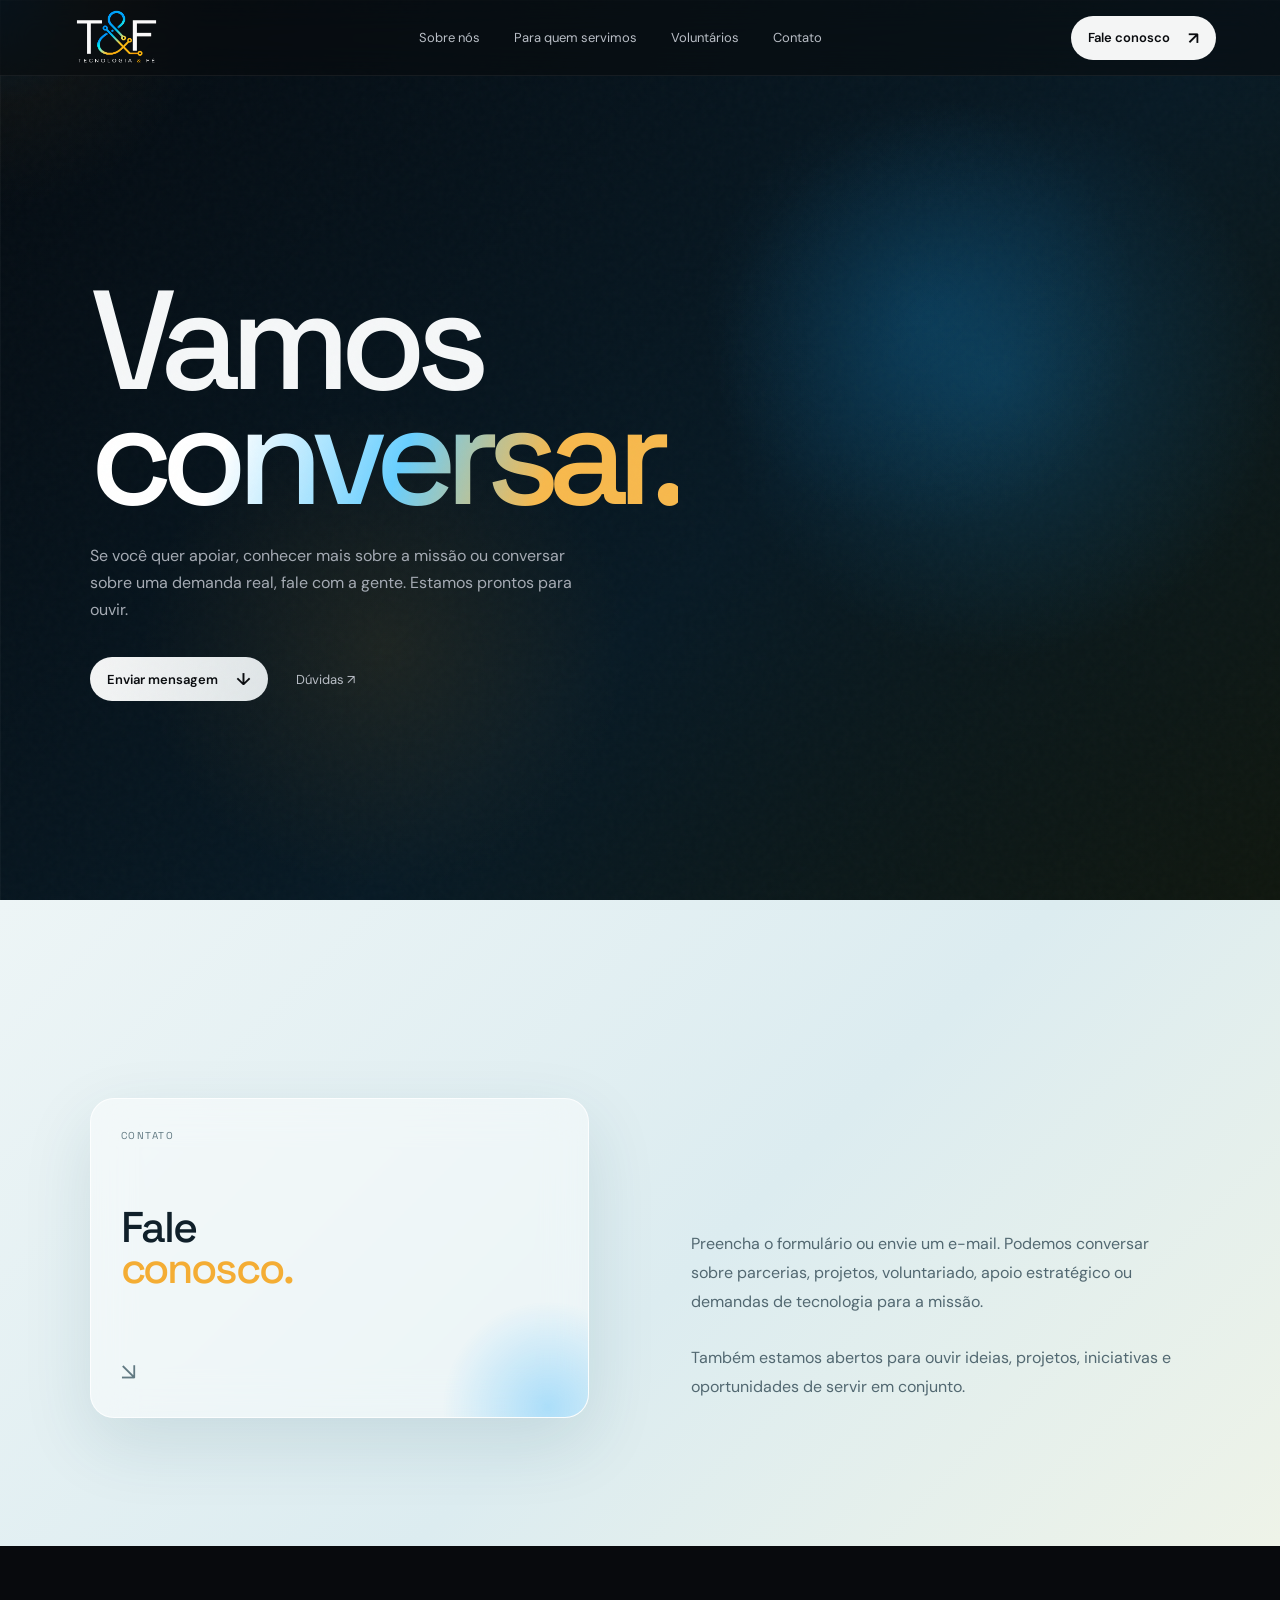
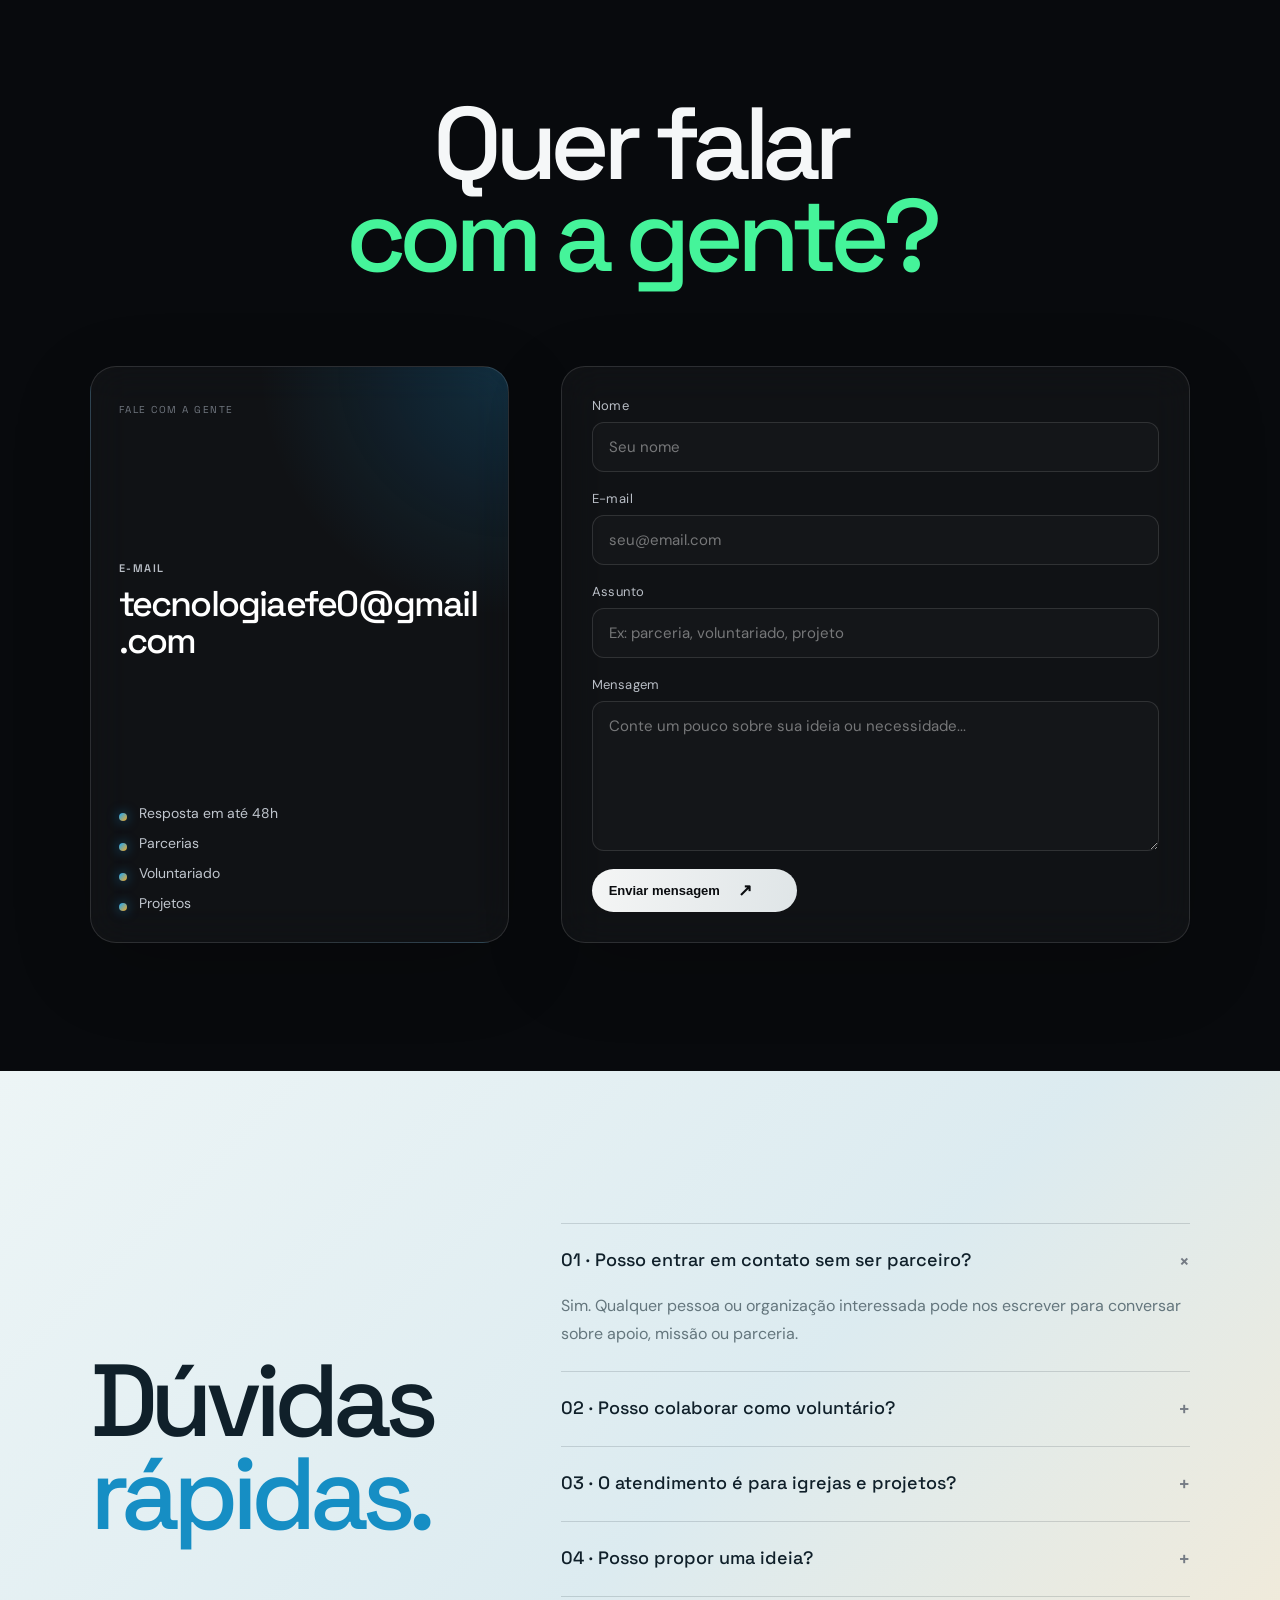
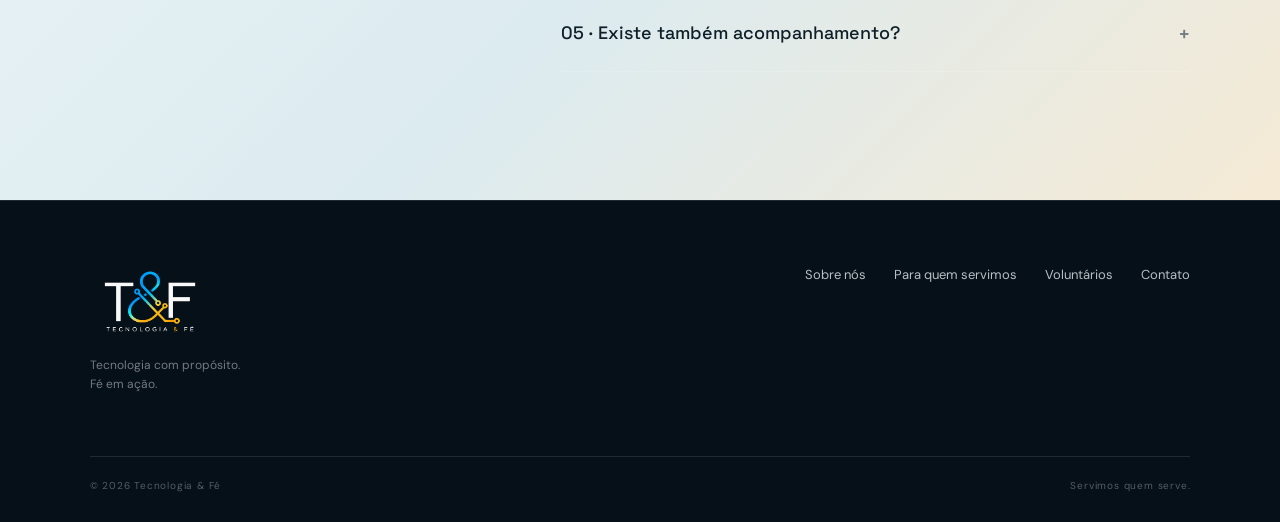
<file: contato.html>
<!doctype html>
<html lang="pt-BR">
  <head>
    <meta charset="utf-8" />
    <meta name="viewport" content="width=device-width,initial-scale=1" />
    <meta
      name="description"
      content="Entre em contato com a Tecnologia & Fé." />
    <title>Contato | Tecnologia & Fé</title>
 <link rel="icon" type="image/svg+xml" href="assets/logo-oficial.png" />
  <link rel="apple-touch-icon" href="assets/favicon.svg" />
  <link rel="preconnect" href="https://fonts.googleapis.com" />
  <link rel="preconnect" href="https://fonts.gstatic.com" crossorigin />
    <link
      href="https://fonts.googleapis.com/css2?family=DM+Sans:wght@400;500;600;700&family=Space+Grotesk:wght@400;500;600;700&display=swap"
      rel="stylesheet" />
    <link rel="stylesheet" href="style.css" />
  </head>
  <body>
    <div class="scroll-traces" aria-hidden="true">
      <svg viewBox="0 0 1000 2200" preserveAspectRatio="none">
        <path
          class="trace trace-blue"
          d="M80 0 C 420 180, 180 360, 520 540 S 920 860, 600 1040 S 160 1320, 500 1500 S 900 1800, 720 2200" />
        <path
          class="trace trace-gold"
          d="M900 0 C 620 220, 820 430, 480 650 S 110 940, 420 1180 S 840 1480, 580 1700 S 240 1960, 350 2200" />
        <path
          class="trace trace-green"
          d="M520 0 C 720 260, 400 430, 650 700 S 820 1040, 450 1260 S 300 1660, 640 1900 S 820 2070, 700 2200" />
      </svg>
    </div>

    <div class="noise"></div>
    <div class="cursor-glow"></div>
    <div class="progress"></div>

    <header class="nav">
      <a href="index.html" class="brand"
        ><img src="assets/logo-oficial.png" alt="Tecnologia & Fé"
      /></a>
      <nav>
        <a href="sobre.html">Sobre nós</a>
        <a href="projeto.html">Para quem servimos</a>
        <a href="voluntarios.html">Voluntários</a>
        <a href="contato.html">Contato</a>
      </nav>
      <a href="contato.html" class="pill">Fale conosco <span>↗</span></a>
      <button class="menu" aria-label="Abrir menu">☰</button>
    </header>

    <main>
      <section class="hero section-dark">
        <div class="hero-bg"></div>
        <div class="hero-grid"></div>
        <div class="hero-content reveal">
          <h1>Vamos<br /><span>conversar.</span></h1>
          <p class="hero-sub">
            Se você quer apoiar, conhecer mais sobre a missão ou conversar sobre
            uma demanda real, fale com a gente. Estamos prontos para ouvir.
          </p>
          <div class="hero-actions">
            <a class="pill primary" href="#formulario"
              >Enviar mensagem <span>↓</span></a
            >
            <a class="under" href="#faq">Dúvidas <span>↗</span></a>
          </div>
        </div>
      </section>

      <section class="section intro section-dark">
        <div class="intro-grid">
          <div class="glass manifesto reveal">
            <span class="index">CONTATO</span>
            <strong>Fale<br /><em>conosco.</em></strong>
            <span class="arrow">↘</span>
          </div>

          <div class="copy reveal">
            <p>
              Preencha o formulário ou envie um e-mail. Podemos conversar sobre
              parcerias, projetos, voluntariado, apoio estratégico ou demandas
              de tecnologia para a missão.
            </p>
            <p>
              Também estamos abertos para ouvir ideias, projetos, iniciativas e
              oportunidades de servir em conjunto.
            </p>
          </div>
        </div>
      </section>

      <section id="formulario" class="section section-dark">
        <div class="center-title reveal">
          <h2>Quer falar<br /><span>com a gente?</span></h2>
        </div>

        <div class="faq-layout">
          <aside class="glass contact-card reveal">
            <div class="contact-card-header">
              <span class="index">FALE COM A GENTE</span>
            </div>

            <div class="contact-card-main">
              <span class="contact-label">E-mail</span>
              <a href="mailto:tecnologiaefe0@gmail.com">
                tecnologiaefe0@gmail.com
              </a>
            </div>

            <ul class="contact-card-list">
              <li>Resposta em até 48h</li>
              <li>Parcerias</li>
              <li>Voluntariado</li>
              <li>Projetos</li>
            </ul>
          </aside>

          <form class="glass contact-form reveal" method="post">
            <div class="contact-field">
              <label for="nome">Nome</label>
              <input type="text" id="nome" placeholder="Seu nome" />
            </div>

            <div class="contact-field">
              <label for="email">E-mail</label>
              <input type="email" id="email" placeholder="seu@email.com" />
            </div>

            <div class="contact-field">
              <label for="assunto">Assunto</label>
              <input
                type="text"
                id="assunto"
                placeholder="Ex: parceria, voluntariado, projeto" />
            </div>

            <div class="contact-field">
              <label for="mensagem">Mensagem</label>
              <textarea
                id="mensagem"
                rows="6"
                placeholder="Conte um pouco sobre sua ideia ou necessidade..."></textarea>
            </div>

            <button class="pill primary contact-submit" type="submit">
              Enviar mensagem <span>↗</span>
            </button>
          </form>
        </div>
      </section>

      <section id="faq" class="section faq section-dark">
        <div class="faq-layout">
          <h2 class="reveal">Dúvidas<br /><em>rápidas.</em></h2>

          <div class="faq-list">
            <details open>
              <summary>
                01 · Posso entrar em contato sem ser parceiro? <span>+</span>
              </summary>
              <p>
                Sim. Qualquer pessoa ou organização interessada pode nos
                escrever para conversar sobre apoio, missão ou parceria.
              </p>
            </details>

            <details>
              <summary>
                02 · Posso colaborar como voluntário? <span>+</span>
              </summary>
              <p>
                Claro. A melhor forma é nos contar suas habilidades e
                disponibilidade para que possamos encaixar sua contribuição.
              </p>
            </details>

            <details>
              <summary>
                03 · O atendimento é para igrejas e projetos? <span>+</span>
              </summary>
              <p>
                Sim. Atendemos igrejas, missionários, organizações cristãs,
                projetos e pessoas com chamadas específicas de missão.
              </p>
            </details>

            <details>
              <summary>04 · Posso propor uma ideia? <span>+</span></summary>
              <p>
                Sim. Se você tem uma ideia, projeto ou necessidade específica,
                fale com a gente e vamos conversar.
              </p>
            </details>

            <details>
              <summary>
                05 · Existe também acompanhamento? <span>+</span>
              </summary>
              <p>
                Em alguns casos, sim. Dependendo do contexto, podemos iniciar um
                acompanhamento mais próximo para entender a melhor forma de
                apoiar.
              </p>
            </details>
          </div>
        </div>
      </section>
    </main>

    <footer>
      <div class="footer-brand">
        <img src="assets/logo-oficial.png" alt="Tecnologia & Fé" />
        <p>Tecnologia com propósito.<br />Fé em ação.</p>
      </div>
      <div class="footer-links">
        <a href="sobre.html">Sobre nós</a>
        <a href="projeto.html">Para quem servimos</a>
        <a href="voluntarios.html">Voluntários</a>
        <a href="contato.html">Contato</a>
      </div>
      <div class="footer-bottom">
        <span>© 2026 Tecnologia &amp; Fé</span><span>Servimos quem serve.</span>
      </div>
    </footer>

    <script src="script.js"></script>
  </body>
</html>
</file>
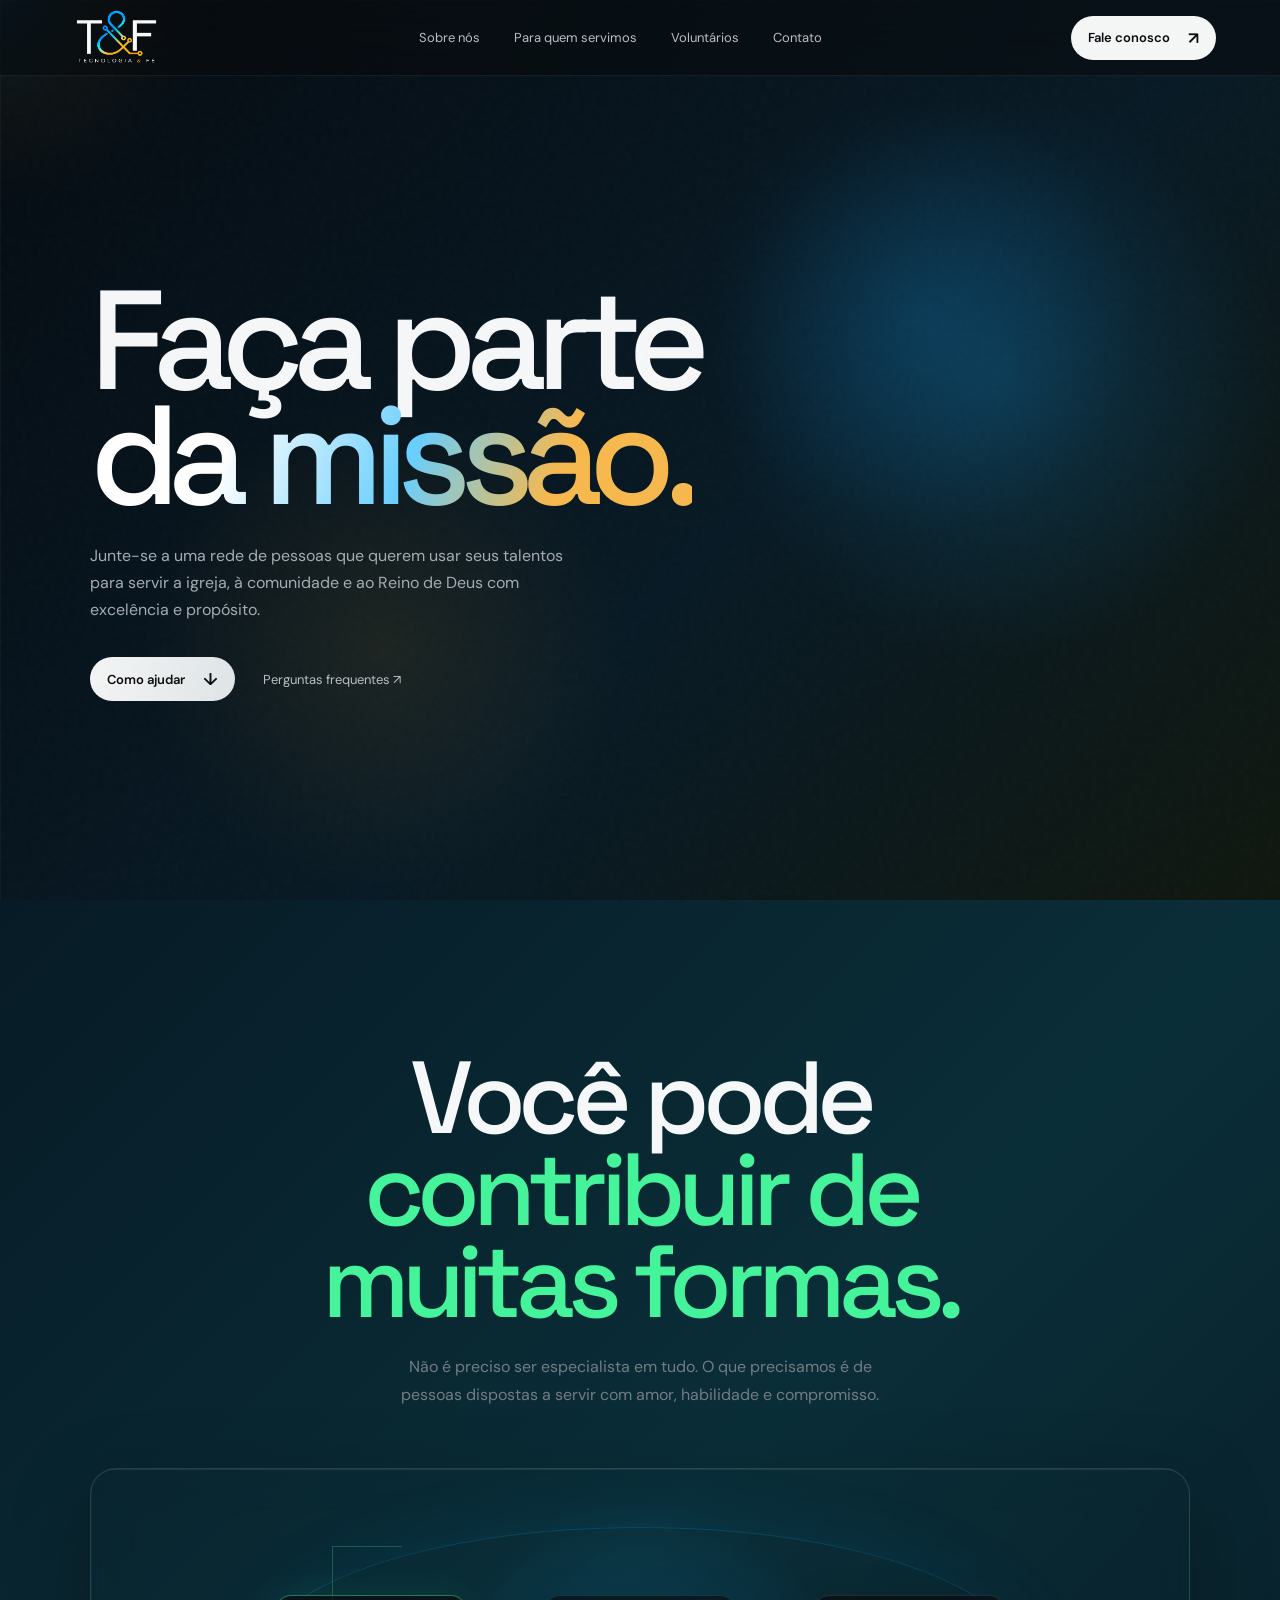
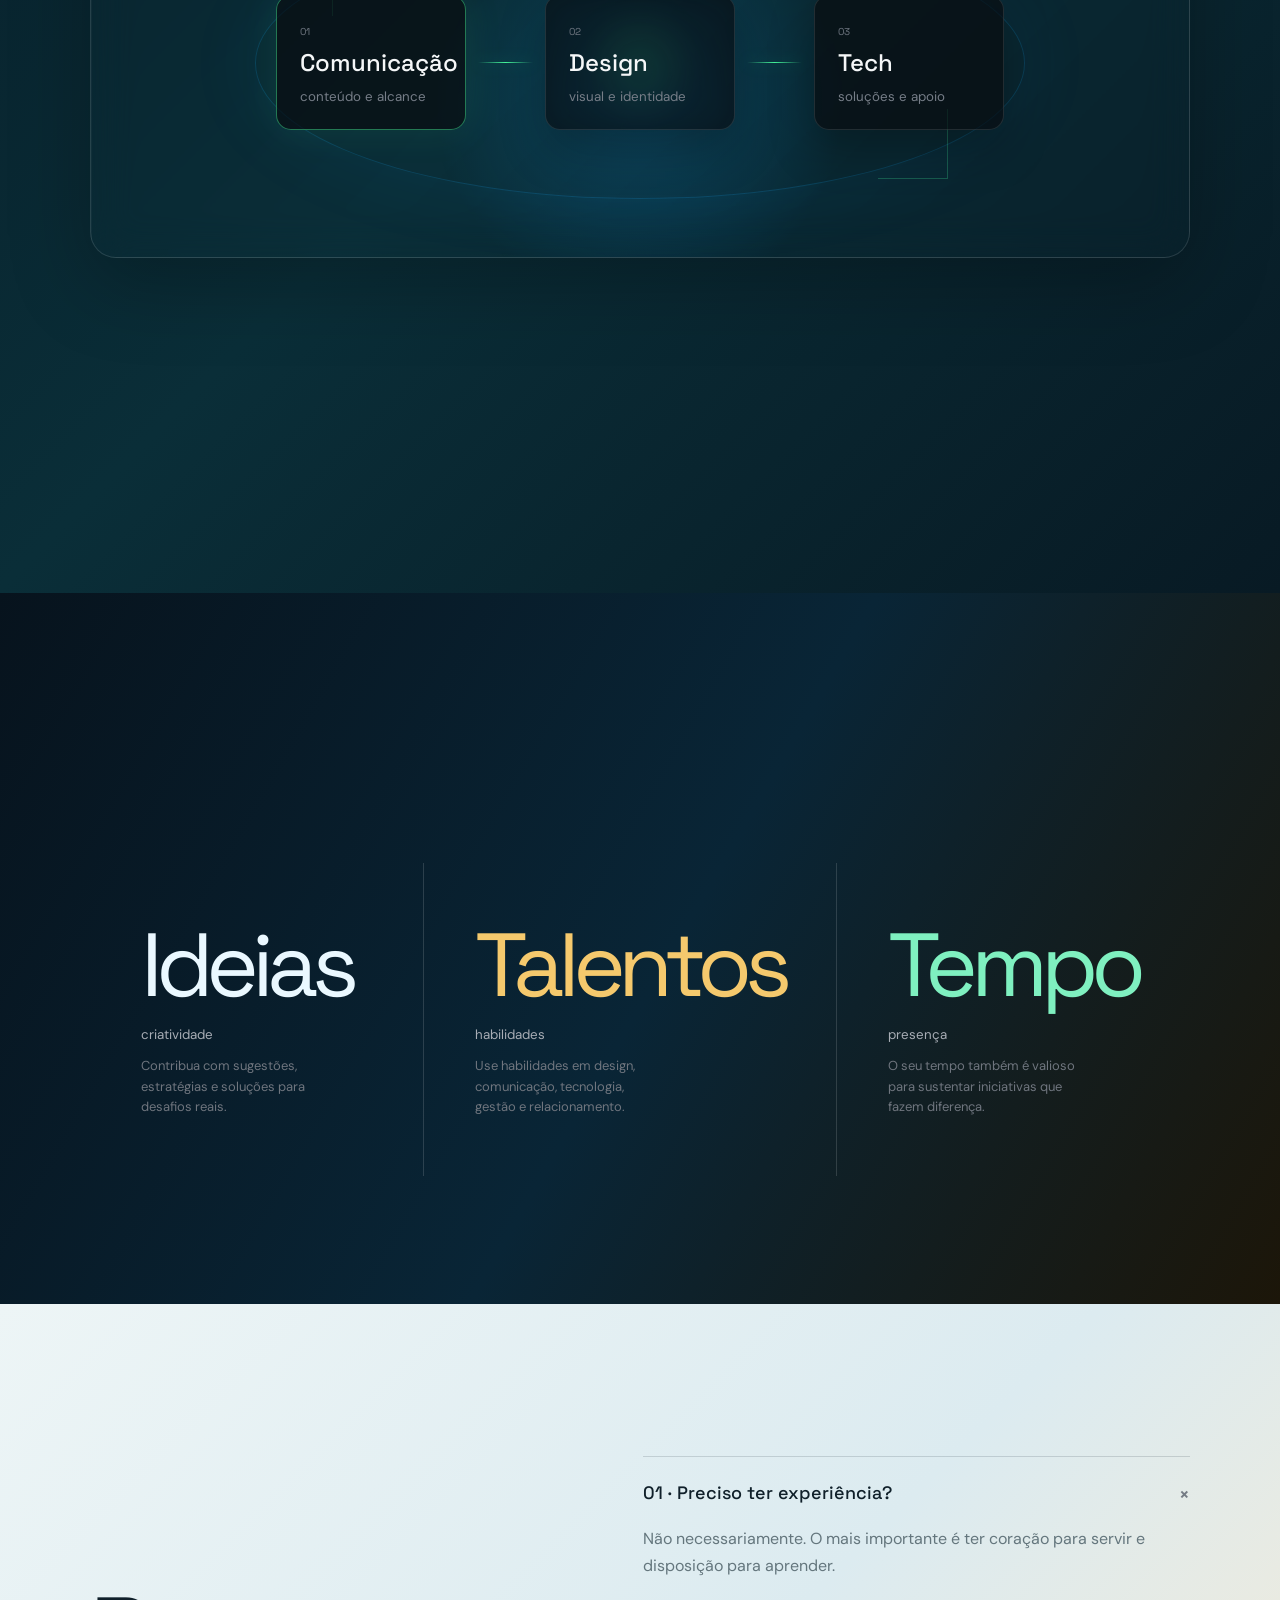
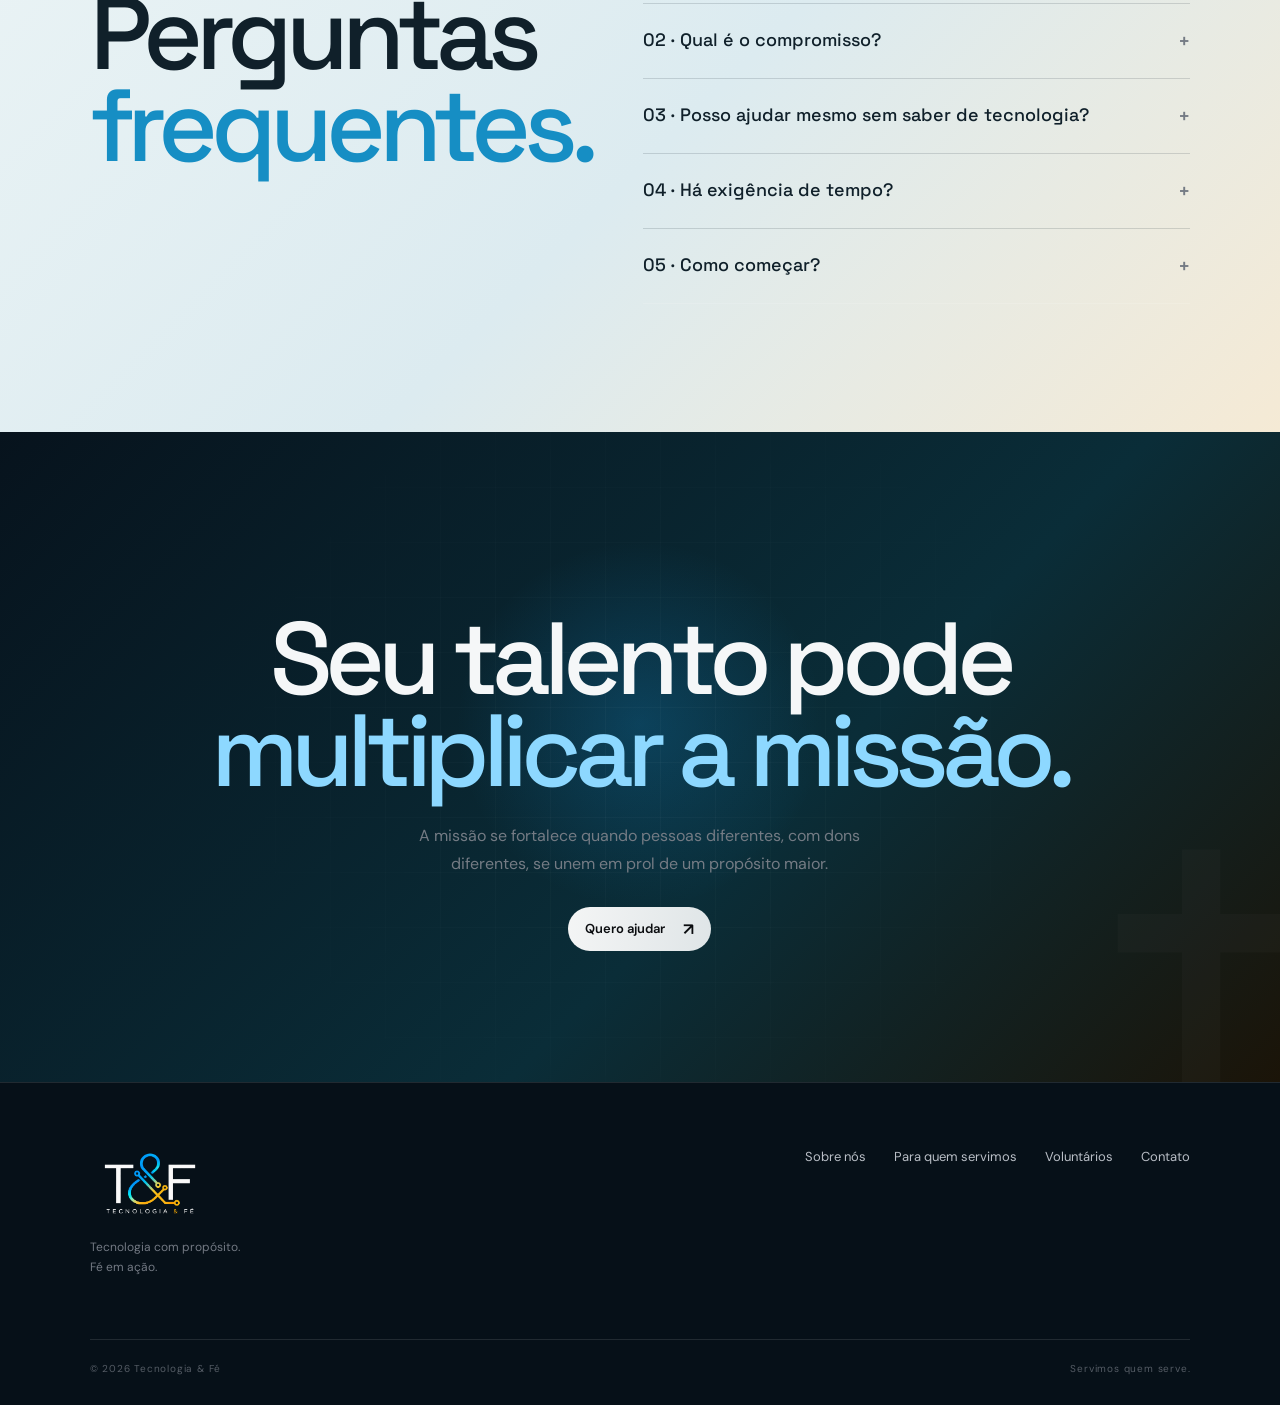
<file: voluntarios.html>
<!doctype html>
<html lang="pt-BR">
  <head>
    <meta charset="utf-8" />
    <meta name="viewport" content="width=device-width,initial-scale=1" />
    <meta
      name="description"
      content="Voluntários da Tecnologia & Fé — juntos para servir com propósito." />
    <title>Voluntários | Tecnologia & Fé</title>
    <link rel="icon" type="image/svg+xml" href="assets/logo-oficial.png" />
  <link rel="apple-touch-icon" href="assets/favicon.svg" />
  <link rel="preconnect" href="https://fonts.googleapis.com" />
  <link rel="preconnect" href="https://fonts.gstatic.com" crossorigin />
    <link
      href="https://fonts.googleapis.com/css2?family=DM+Sans:wght@400;500;600;700&family=Space+Grotesk:wght@400;500;600;700&display=swap"
      rel="stylesheet" />
    <link rel="stylesheet" href="style.css" />
  </head>
  <body>
    <div class="scroll-traces" aria-hidden="true">
      <svg viewBox="0 0 1000 2200" preserveAspectRatio="none">
        <path
          class="trace trace-blue"
          d="M80 0 C 420 180, 180 360, 520 540 S 920 860, 600 1040 S 160 1320, 500 1500 S 900 1800, 720 2200" />
        <path
          class="trace trace-gold"
          d="M900 0 C 620 220, 820 430, 480 650 S 110 940, 420 1180 S 840 1480, 580 1700 S 240 1960, 350 2200" />
        <path
          class="trace trace-green"
          d="M520 0 C 720 260, 400 430, 650 700 S 820 1040, 450 1260 S 300 1660, 640 1900 S 820 2070, 700 2200" />
      </svg>
    </div>

    <div class="noise"></div>
    <div class="cursor-glow"></div>
    <div class="progress"></div>

    <header class="nav">
      <a href="index.html" class="brand"
        ><img src="assets/logo-oficial.png" alt="Tecnologia & Fé"
      /></a>
      <nav>
        <a href="sobre.html">Sobre nós</a>
        <a href="projeto.html">Para quem servimos</a>
        <a href="voluntarios.html">Voluntários</a>
        <a href="contato.html">Contato</a>
      </nav>
      <a href="contato.html" class="pill">Fale conosco <span>↗</span></a>
      <button class="menu" aria-label="Abrir menu">☰</button>
    </header>

    <main>
      <section class="hero section-dark">
        <div class="hero-bg"></div>
        <div class="hero-grid"></div>
        <div class="hero-content reveal">
          <h1>Faça parte<br /><span>da missão.</span></h1>
          <p class="hero-sub">
            Junte-se a uma rede de pessoas que querem usar seus talentos para
            servir a igreja, à comunidade e ao Reino de Deus com excelência e
            propósito.
          </p>
          <div class="hero-actions">
            <a class="pill primary" href="#como-ajudar">Como ajudar <span>↓</span></a>
            <a class="under" href="#faq">Perguntas frequentes <span>↗</span></a>
          </div>
        </div>
      </section>

      <section id="como-ajudar" class="section how section-dark">
        <div class="center-title reveal">
          <h2>Você pode<br /><span>contribuir de muitas formas.</span></h2>
          <p>
            Não é preciso ser especialista em tudo. O que precisamos é de pessoas
            dispostas a servir com amor, habilidade e compromisso.
          </p>
        </div>

        <div class="feature-visual glass reveal">
          <div class="visual-glow"></div>
          <div class="crosshair c1"></div>
          <div class="crosshair c2"></div>
          <div class="flow">
            <div class="node active">
              <span>01</span><strong>Comunicação</strong>
              <small>conteúdo e alcance</small>
            </div>
            <div class="connector"></div>
            <div class="node">
              <span>02</span><strong>Design</strong>
              <small>visual e identidade</small>
            </div>
            <div class="connector"></div>
            <div class="node">
              <span>03</span><strong>Tech</strong>
              <small>soluções e apoio</small>
            </div>
          </div>
        </div>

        <div class="steps">
          <article class="step active reveal">
            <small>[ ÁREA 01 ]</small>
            <h3>Comunicação</h3>
            <p>Ajude com redes sociais, campanhas, textos e estratégia de alcance.</p>
          </article>
          <article class="step reveal">
            <small>[ ÁREA 02 ]</small>
            <h3>Design</h3>
            <p>Crie identidades visuais, peças gráficas e materiais de comunicação.</p>
          </article>
          <article class="step reveal">
            <small>[ ÁREA 03 ]</small>
            <h3>Desenvolvimento</h3>
            <p>Contribua com sites, sistemas, automações e soluções digitais.</p>
          </article>
        </div>
      </section>

      <section class="section stats section-dark">
        <div class="stats-head reveal">
          <span>Como nos apoiam</span>
          <p>Voluntariado com propósito</p>
        </div>

        <div class="stat-grid">
          <div class="stat reveal">
            <b>Ideias</b>
            <small>criatividade</small>
            <p>Contribua com sugestões, estratégias e soluções para desafios reais.</p>
          </div>
          <div class="stat reveal">
            <b>Talentos</b>
            <small>habilidades</small>
            <p>Use habilidades em design, comunicação, tecnologia, gestão e relacionamento.</p>
          </div>
          <div class="stat reveal">
            <b>Tempo</b>
            <small>presença</small>
            <p>O seu tempo também é valioso para sustentar iniciativas que fazem diferença.</p>
          </div>
        </div>
      </section>

      <section id="faq" class="section faq section-dark">
        <div class="faq-layout">
          <h2 class="reveal">Perguntas<br /><em>frequentes.</em></h2>

          <div class="faq-list">
            <details open>
              <summary>01 · Preciso ter experiência? <span>+</span></summary>
              <p>Não necessariamente. O mais importante é ter coração para servir e disposição para aprender.</p>
            </details>

            <details>
              <summary>02 · Qual é o compromisso? <span>+</span></summary>
              <p>Depende da área e do projeto, mas o compromisso pode variar entre apoio pontual e acompanhamento contínuo.</p>
            </details>

            <details>
              <summary>03 · Posso ajudar mesmo sem saber de tecnologia? <span>+</span></summary>
              <p>Sim. Há oportunidades em comunicação, organização, logística, captação, mobilização e muitas outras áreas.</p>
            </details>

            <details>
              <summary>04 · Há exigência de tempo? <span>+</span></summary>
              <p>Há flexibilidade conforme o projeto. Podemos adequar a participação ao seu tempo e às suas habilidades.</p>
            </details>

            <details>
              <summary>05 · Como começar? <span>+</span></summary>
              <p>Entre em contato conosco e fale sobre seu perfil, suas habilidades e o tipo de contribuição que você gostaria de oferecer.</p>
            </details>
          </div>
        </div>
      </section>

      <section class="cta section-dark">
        <div class="cta-grid"></div>
        <div class="cta-inner reveal">
          <h2>Seu talento pode<br /><em>multiplicar a missão.</em></h2>
          <p>
            A missão se fortalece quando pessoas diferentes, com dons diferentes,
            se unem em prol de um propósito maior.
          </p>
          <a class="pill primary" href="contato.html">Quero ajudar <span>↗</span></a>
        </div>
        <div class="cta-cross">✝</div>
      </section>
    </main>

    <footer>
      <div class="footer-brand">
        <img src="assets/logo-oficial.png" alt="Tecnologia & Fé" />
        <p>Tecnologia com propósito.<br />Fé em ação.</p>
      </div>
      <div class="footer-links">
        <a href="sobre.html">Sobre nós</a>
        <a href="projeto.html">Para quem servimos</a>
        <a href="voluntarios.html">Voluntários</a>
        <a href="contato.html">Contato</a>
      </div>
      <div class="footer-bottom">
        <span>© 2026 Tecnologia &amp; Fé</span><span>Servimos quem serve.</span>
      </div>
    </footer>

    <script src="script.js"></script>
  </body>
</html>
</file>
<file: style.css>
:root {
  --bg: #080a0d;
  --panel: #101318;
  --line: rgba(255, 255, 255, 0.11);
  --muted: #8d929c;
  --white: #f5f7f8;
  --blue: #16a9ff;
  --gold: #f5a623;
  --green: #45f49a;
}
* {
  box-sizing: border-box;
}
html {
  scroll-behavior: smooth;
}
body {
  margin: 0;
  background: var(--bg);
  color: var(--white);
  font-family: "DM Sans", sans-serif;
  overflow-x: hidden;
}
.noise {
  position: fixed;
  inset: 0;
  z-index: 20;
  pointer-events: none;
  opacity: 0.045;
  background-image: url("data:image/svg+xml,%3Csvg viewBox='0 0 180 180' xmlns='http://www.w3.org/2000/svg'%3E%3Cfilter id='n'%3E%3CfeTurbulence type='fractalNoise' baseFrequency='.85' numOctaves='4' stitchTiles='stitch'/%3E%3C/filter%3E%3Crect width='100%25' height='100%25' filter='url(%23n)' opacity='.5'/%3E%3C/svg%3E");
}
.cursor-glow {
  position: fixed;
  width: 420px;
  height: 420px;
  border-radius: 50%;
  background: radial-gradient(
    circle,
    rgba(22, 169, 255, 0.11),
    rgba(245, 166, 35, 0.035) 35%,
    transparent 70%
  );
  transform: translate(-50%, -50%);
  pointer-events: none;
  z-index: 1;
  mix-blend-mode: screen;
}
.progress {
  position: fixed;
  left: 0;
  top: 0;
  height: 2px;
  background: linear-gradient(90deg, var(--blue), var(--gold));
  z-index: 100;
  width: 0;
}
.nav {
  height: 76px;
  display: flex;
  align-items: center;
  justify-content: space-between;
  padding: 0 5vw;
  position: fixed;
  top: 0;
  left: 0;
  right: 0;
  z-index: 50;
  background: rgba(8, 10, 13, 0.52);
  backdrop-filter: blur(18px);
  border-bottom: 1px solid rgba(255, 255, 255, 0.06);
}
.brand img {
  width: 105px;
  height: auto;
  display: block;
}
.nav nav {
  display: flex;
  gap: 34px;
}
.nav nav a,
.under,
.footer-links a {
  color: #b9bec6;
  text-decoration: none;
  font-size: 13px;
  transition: 0.25s;
}
.nav nav a:hover,
.footer-links a:hover,
.under:hover {
  color: #fff;
}
.pill {
  display: inline-flex;
  align-items: center;
  gap: 18px;
  text-decoration: none;
  color: #0a0c0f;
  background: #f4f5f5;
  padding: 11px 17px;
  border-radius: 999px;
  font-size: 13px;
  font-weight: 600;
  transition: 0.3s;
}
.pill span {
  font-size: 17px;
}
.pill:hover {
  transform: translateY(-2px);
  box-shadow: 0 10px 30px rgba(255, 255, 255, 0.12);
}
.pill.primary {
  background: linear-gradient(100deg, #f4f5f5, #dfe5e7);
}
.menu {
  display: none;
  background: none;
  border: 0;
  color: #fff;
  font-size: 20px;
}
.section {
  padding: 125px 7vw;
}
.section-dark {
  position: relative;
  background: #080a0d;
}
.hero {
  min-height: 100vh;
  display: grid;
  align-items: center;
  padding: 120px 7vw 70px;
  overflow: hidden;
}
.hero-bg {
  position: absolute;
  inset: 0;
  background:
    radial-gradient(
      circle at 53% 48%,
      rgba(22, 169, 255, 0.13),
      transparent 19%
    ),
    radial-gradient(
      circle at 72% 60%,
      rgba(245, 166, 35, 0.08),
      transparent 22%
    ),
    linear-gradient(rgba(255, 255, 255, 0.035) 1px, transparent 1px),
    linear-gradient(90deg, rgba(255, 255, 255, 0.035) 1px, transparent 1px);
  background-size:
    auto,
    auto,
    55px 55px,
    55px 55px;
}
.hero-grid {
  position: absolute;
  inset: -20%;
  background:
    linear-gradient(
      90deg,
      transparent 49.9%,
      rgba(255, 255, 255, 0.07) 50%,
      transparent 50.1%
    ),
    linear-gradient(
      0deg,
      transparent 49.9%,
      rgba(255, 255, 255, 0.07) 50%,
      transparent 50.1%
    );
  background-size: 220px 220px;
  transform: perspective(700px) rotateX(60deg) translateY(20%);
  opacity: 0.35;
}
.hero-content {
  position: relative;
  z-index: 3;
  max-width: 720px;
}
.eyebrow,
.section-top,
.stats-head > span,
.project-info > span,
.impact-content > span,
.timeline .section-top,
.cta-inner > span {
  font: 600 10px/1.4 "Space Grotesk";
  letter-spacing: 0.18em;
  color: #8e949e;
}
.eyebrow b {
  display: inline-block;
  width: 7px;
  height: 7px;
  border-radius: 50%;
  background: var(--green);
  box-shadow: 0 0 18px var(--green);
  margin-right: 10px;
}
.hero h1 {
  font: 500 clamp(72px, 11vw, 168px)/0.82 "Space Grotesk";
  letter-spacing: -0.08em;
  margin: 34px 0 28px;
}
.hero h1 span {
  background: linear-gradient(110deg, #fff 25%, #68cfff 53%, #f7b94d 76%);
  -webkit-background-clip: text;
  background-clip: text;
  color: transparent;
}
.hero-sub {
  max-width: 510px;
  color: #a5abb4;
  font-size: 16px;
  line-height: 1.7;
}
.hero-actions {
  display: flex;
  align-items: center;
  gap: 28px;
  margin-top: 34px;
}
.under {
  font-size: 13px;
}
.hero-logo {
  position: absolute;
  right: 8vw;
  top: 48%;
  transform: translateY(-50%);
  width: min(34vw, 480px);
  z-index: 3;
  filter: drop-shadow(0 0 45px rgba(22, 169, 255, 0.08));
}
.hero-logo img {
  width: 100%;
  display: block;
}
.hero-meta {
  position: absolute;
  bottom: 26px;
  left: 7vw;
  right: 7vw;
  display: flex;
  justify-content: space-between;
  color: #626872;
  font: 500 9px "Space Grotesk";
  letter-spacing: 0.14em;
}
.hero-meta i {
  display: inline-block;
  width: 5px;
  height: 5px;
  border-radius: 50%;
  background: var(--green);
  box-shadow: 0 0 12px var(--green);
  margin-right: 7px;
}
.hero-orbit {
  position: absolute;
  border: 1px solid rgba(255, 255, 255, 0.07);
  border-radius: 50%;
  pointer-events: none;
}
.orbit-a {
  width: 780px;
  height: 780px;
  right: -180px;
  top: 12%;
}
.orbit-b {
  width: 1100px;
  height: 1100px;
  left: -500px;
  bottom: -700px;
}
.hero-particles i {
  position: absolute;
  width: 2px;
  height: 2px;
  background: #fff;
  border-radius: 50%;
  opacity: 0.6;
  animation: float 4s ease-in-out infinite;
}
.hero-particles i:nth-child(1) {
  left: 15%;
  top: 30%;
}
.hero-particles i:nth-child(2) {
  left: 45%;
  top: 17%;
  animation-delay: 1s;
}
.hero-particles i:nth-child(3) {
  right: 31%;
  top: 25%;
  animation-delay: 1.5s;
}
.hero-particles i:nth-child(4) {
  right: 13%;
  bottom: 29%;
  animation-delay: 2s;
}
.hero-particles i:nth-child(5) {
  left: 37%;
  bottom: 20%;
  animation-delay: 2.5s;
}
@keyframes float {
  50% {
    transform: translateY(-12px);
    opacity: 1;
  }
}
.ticker {
  overflow: hidden;
  border-block: 1px solid var(--line);
  background: #0c0f13;
  padding: 17px 0;
  white-space: nowrap;
}
.ticker div {
  font: 600 10px "Space Grotesk";
  letter-spacing: 0.24em;
  animation: marquee 25s linear infinite;
}
.ticker b {
  color: var(--gold);
  margin: 0 30px;
}
@keyframes marquee {
  to {
    transform: translateX(-50%);
  }
}
.section-top {
  display: flex;
  justify-content: space-between;
  border-top: 1px solid var(--line);
  padding-top: 18px;
  margin-bottom: 85px;
}
.section-top span:last-child {
  color: #666c75;
  letter-spacing: 0.05em;
}
.statement .mini {
  color: #7f858e;
  font-size: 13px;
}
.statement h2,
.center-title h2,
.projects-head h2,
.timeline-title h2,
.faq-layout h2,
.cta h2 {
  font: 500 clamp(52px, 8vw, 116px)/0.9 "Space Grotesk";
  letter-spacing: -0.07em;
  margin: 16px 0;
}
.statement h2 em,
.projects-head h2 em,
.timeline-title h2 em,
.faq-layout h2 em,
.cta h2 em {
  font-style: normal;
  color: #8dd8ff;
}
.intro-grid {
  display: grid;
  grid-template-columns: 1fr 1fr;
  gap: 8vw;
  margin-top: 70px;
  align-items: end;
}
.copy {
  max-width: 560px;
  color: #8f959e;
  line-height: 1.8;
  font-size: 16px;
}
.copy p + p {
  margin-top: 28px;
}
.glass {
  border: 1px solid rgba(255, 255, 255, 0.12);
  background: linear-gradient(
    135deg,
    rgba(255, 255, 255, 0.075),
    rgba(255, 255, 255, 0.025)
  );
  box-shadow:
    inset 0 1px rgba(255, 255, 255, 0.05),
    0 25px 80px rgba(0, 0, 0, 0.25);
  backdrop-filter: blur(20px);
}
.manifesto {
  min-height: 320px;
  border-radius: 24px;
  padding: 30px;
  display: flex;
  flex-direction: column;
  justify-content: space-between;
  position: relative;
  overflow: hidden;
}
.manifesto:after {
  content: "";
  position: absolute;
  width: 220px;
  height: 220px;
  border-radius: 50%;
  right: -70px;
  bottom: -100px;
  background: radial-gradient(
    circle,
    rgba(22, 169, 255, 0.22),
    transparent 68%
  );
}
.index {
  font: 10px "Space Grotesk";
  letter-spacing: 0.15em;
  color: #6f757e;
}
.manifesto strong {
  font: 500 43px/0.95 "Space Grotesk";
  letter-spacing: -0.05em;
  position: relative;
  z-index: 2;
}
.manifesto strong em {
  color: #f4ad34;
  font-style: normal;
}
.arrow {
  font-size: 24px;
  color: #8a919a;
}
.stats {
  padding-top: 40px;
}
.stats-head {
  display: flex;
  justify-content: space-between;
  align-items: end;
  border-top: 1px solid var(--line);
  padding-top: 18px;
}
.stats-head p {
  color: #707680;
  font-size: 13px;
}
.stat-grid {
  display: grid;
  grid-template-columns: repeat(3, 1fr);
  margin-top: 80px;
}
.stat {
  padding: 45px 4vw;
  border-right: 1px solid var(--line);
  min-height: 230px;
}
.stat:last-child {
  border-right: 0;
}
.stat b {
  font: 400 clamp(58px, 7vw, 96px) "Space Grotesk";
  letter-spacing: -0.08em;
}
.stat b em,
.stat b span {
  font-style: normal;
  color: var(--green);
}
.stat small {
  display: block;
  color: #a8adb5;
  margin-top: 4px;
}
.stat p {
  color: #6f757e;
  font-size: 13px;
  max-width: 190px;
  line-height: 1.6;
}
.center-title {
  text-align: center;
  max-width: 760px;
  margin: 0 auto 60px;
}
.center-title h2 {
  margin: 0;
}
.center-title h2 span {
  color: var(--green);
}
.center-title p {
  color: #757b85;
  line-height: 1.7;
  max-width: 500px;
  margin: 25px auto;
}
.feature-visual {
  height: 390px;
  border-radius: 26px;
  position: relative;
  overflow: hidden;
  background:
    radial-gradient(
      circle at 50% 60%,
      rgba(22, 169, 255, 0.12),
      transparent 35%
    ),
    linear-gradient(rgba(255, 255, 255, 0.025) 1px, transparent 1px),
    linear-gradient(90deg, rgba(255, 255, 255, 0.025) 1px, transparent 1px);
  background-size:
    auto,
    44px 44px,
    44px 44px;
}
.feature-visual:before {
  content: "";
  position: absolute;
  inset: 15%;
  border: 1px solid rgba(22, 169, 255, 0.18);
  border-radius: 50%;
  box-shadow: 0 0 80px rgba(22, 169, 255, 0.08);
}
.visual-glow {
  position: absolute;
  left: 50%;
  top: 50%;
  width: 120px;
  height: 120px;
  transform: translate(-50%, -50%);
  background: radial-gradient(
    circle,
    rgba(69, 244, 154, 0.22),
    transparent 70%
  );
  filter: blur(10px);
}
.crosshair {
  position: absolute;
  width: 70px;
  height: 70px;
  border: 1px solid rgba(69, 244, 154, 0.25);
}
.c1 {
  left: 22%;
  top: 20%;
  border-right: 0;
  border-bottom: 0;
}
.c2 {
  right: 22%;
  bottom: 20%;
  border-left: 0;
  border-top: 0;
}
.flow {
  position: absolute;
  inset: 0;
  display: flex;
  align-items: center;
  justify-content: center;
  gap: 12px;
}
.node {
  width: 190px;
  padding: 23px;
  border: 1px solid rgba(255, 255, 255, 0.11);
  border-radius: 15px;
  background: rgba(8, 10, 13, 0.66);
  backdrop-filter: blur(15px);
  box-shadow: 0 18px 45px rgba(0, 0, 0, 0.25);
}
.node.active {
  border-color: rgba(69, 244, 154, 0.45);
  box-shadow: 0 0 40px rgba(69, 244, 154, 0.09);
}
.node span {
  font: 10px "Space Grotesk";
  color: #707781;
}
.node strong {
  display: block;
  font: 500 24px "Space Grotesk";
  margin: 7px 0;
}
.node small {
  color: #777e88;
}
.connector {
  height: 1px;
  width: 55px;
  background: linear-gradient(90deg, transparent, #45f49a, transparent);
  box-shadow: 0 0 15px rgba(69, 244, 154, 0.45);
}
.steps {
  display: grid;
  grid-template-columns: repeat(3, 1fr);
  gap: 50px;
  margin-top: 45px;
}
.step {
  border-top: 1px solid var(--line);
  padding-top: 16px;
}
.step.active {
  border-color: rgba(69, 244, 154, 0.6);
}
.step small {
  font: 10px "Space Grotesk";
  color: #717781;
  letter-spacing: 0.12em;
}
.step h3 {
  font: 500 21px "Space Grotesk";
  margin: 28px 0 12px;
}
.step p {
  color: #727984;
  line-height: 1.65;
  font-size: 13px;
}
.marquee-section {
  padding: 15px 0;
  overflow: hidden;
}
.marquee {
  font: 500 clamp(42px, 6vw, 90px) "Space Grotesk";
  white-space: nowrap;
  letter-spacing: -0.06em;
  animation: marquee 35s linear infinite;
  color: #1d2228;
}
.marquee span {
  color: #65707a;
}
.projects-head {
  display: grid;
  grid-template-columns: 1fr 1fr;
  align-items: end;
  gap: 8vw;
  margin-bottom: 60px;
}
.projects-head h2 {
  margin: 0;
}
.projects-head p {
  color: #777e87;
  line-height: 1.7;
  max-width: 500px;
}
.project-carousel {
  display: flex;
  flex-direction: column;
  align-items: center;
  gap: 20px;
}
.project-track {
  display: flex;
  overflow: hidden;
  scroll-behavior: smooth;
  flex: 1;
  gap: 24px;
}
.project-card {
  min-width: calc(100% - 20px);
  display: grid;
  grid-template-columns: 1.25fr 1fr;
  gap: 0;
  border: 1px solid var(--line);
  border-radius: 25px;
  overflow: hidden;
  background: #0d1014;
  flex-shrink: 0;
}
.project-art {
  min-height: 470px;
  position: relative;
  overflow: hidden;
  display: grid;
  place-items: center;
  background: #0c1515;
}
.project-art span {
  font: 500 110px "Space Grotesk";
  color: rgba(255, 255, 255, 0.84);
  position: relative;
  z-index: 2;
}
.art-code {
  background:
    radial-gradient(
      circle at 50% 50%,
      rgba(22, 169, 255, 0.24),
      transparent 35%
    ),
    linear-gradient(rgba(16, 32, 42, 0.06) 1px, transparent 1px),
    linear-gradient(90deg, rgba(16, 32, 42, 0.06) 1px, transparent 1px);
  background-size:
    auto,
    42px 42px,
    42px 42px;
}
.art-code .scan {
  position: absolute;
  width: 120%;
  height: 1px;
  background: linear-gradient(90deg, transparent, var(--blue), transparent);
  box-shadow: 0 0 20px var(--blue);
  animation: scan 4s infinite;
}
@keyframes scan {
  0%,
  100% {
    top: 15%;
  }
  50% {
    top: 85%;
  }
}
.art-church {
  background:
    radial-gradient(circle, rgba(245, 166, 35, 0.2), transparent 30%), #15120d;
}
.art-church .ring {
  position: absolute;
  width: 330px;
  height: 330px;
  border: 1px solid rgba(245, 166, 35, 0.3);
  border-radius: 50%;
  box-shadow: 0 0 80px rgba(245, 166, 35, 0.12);
}
.art-mission {
  background:
    radial-gradient(circle, rgba(69, 244, 154, 0.17), transparent 32%), #091311;
}
.art-mission .route {
  width: 80%;
  height: 55%;
  border: 1px solid rgba(69, 244, 154, 0.3);
  border-left-color: transparent;
  border-bottom-color: transparent;
  border-radius: 50%;
  transform: rotate(-24deg);
  box-shadow: 0 0 30px rgba(69, 244, 154, 0.1);
}
.project-info {
  padding: 45px;
  display: flex;
  flex-direction: column;
  justify-content: center;
}
.project-info > span {
  font: 600 10px/1.4 "Space Grotesk";
  letter-spacing: 0.18em;
  color: #737983;
}
.project-info h3 {
  font: 500 42px "Space Grotesk";
  margin: 25px 0 15px;
  letter-spacing: -0.05em;
  color: #fff;
}
.project-info p {
  color: #777e88;
  line-height: 1.7;
  max-width: 390px;
}
.project-info a {
  margin-top: 30px;
  color: #fff;
  text-decoration: none;
  font-size: 13px;
}
.carousel-btn {
  flex: 0 0 46px;
  width: 46px;
  height: 46px;
  border-radius: 50%;
  border: 1px solid var(--line);
  background: #101419;
  color: #fff;
  cursor: pointer;
  font-size: 17px;
}
.dots {
  text-align: center;
  margin-top: 25px;
}
.dots b {
  display: inline-block;
  width: 5px;
  height: 5px;
  background: #444b53;
  border-radius: 50%;
  margin: 0 5px;
}
.dots b.on {
  background: #fff;
  box-shadow: 0 0 12px #fff;
}
.impact {
  min-height: 680px;
  display: grid;
  place-items: center;
  overflow: hidden;
}
.impact-bg {
  position: absolute;
  inset: 0;
  background:
    radial-gradient(
      circle at 65% 48%,
      rgba(22, 169, 255, 0.16),
      transparent 18%
    ),
    radial-gradient(
      circle at 35% 55%,
      rgba(245, 166, 35, 0.08),
      transparent 16%
    ),
    linear-gradient(
      115deg,
      transparent 45%,
      rgba(255, 255, 255, 0.04) 45.1%,
      transparent 45.3%
    ),
    linear-gradient(
      65deg,
      transparent 52%,
      rgba(255, 255, 255, 0.035) 52.1%,
      transparent 52.3%
    );
}
.impact-content {
  position: relative;
  z-index: 2;
  text-align: center;
  max-width: 800px;
}
.impact-content h2 {
  font: 500 clamp(52px, 8vw, 110px)/0.9 "Space Grotesk";
  letter-spacing: -0.07em;
  margin: 30px 0;
}
.impact-content h2 em {
  font-style: normal;
  color: #f4ad34;
}
.impact-content p {
  max-width: 590px;
  margin: auto;
  color: #7c838c;
  line-height: 1.7;
}
.impact-orbit {
  position: absolute;
  width: 560px;
  height: 560px;
  border: 1px solid rgba(22, 169, 255, 0.13);
  border-radius: 50%;
  display: grid;
  place-items: center;
  color: rgba(255, 255, 255, 0.6);
  font-size: 50px;
  box-shadow: 0 0 100px rgba(22, 169, 255, 0.06);
  animation: spin 18s linear infinite;
}
@keyframes spin {
  to {
    transform: rotate(360deg);
  }
}
.timeline-title {
  display: grid;
  grid-template-columns: 1fr 1fr;
  gap: 8vw;
  align-items: end;
}
.timeline-title h2 {
  margin: 0;
}
.timeline-title p {
  color: #777e88;
  line-height: 1.7;
}
.timeline-line {
  display: grid;
  grid-template-columns: repeat(3, 1fr);
  margin-top: 100px;
  border-top: 1px solid var(--line);
}
.time-item {
  padding: 35px 4vw 0;
  border-right: 1px solid var(--line);
  min-height: 190px;
  position: relative;
}
.time-item:last-child {
  border: 0;
}
.time-item:before {
  content: "";
  position: absolute;
  top: -4px;
  left: 4vw;
  width: 7px;
  height: 7px;
  background: #fff;
  border-radius: 50%;
  box-shadow: 0 0 20px #fff;
}
.time-item span {
  font: 10px "Space Grotesk";
  color: #6d747d;
  letter-spacing: 0.16em;
}
.time-item strong {
  display: block;
  font: 500 26px "Space Grotesk";
  margin: 25px 0 10px;
}
.time-item p {
  color: #707781;
  font-size: 13px;
  line-height: 1.6;
}
.gallery-grid {
  display: grid;
  grid-template-columns: 1.5fr 1fr 1fr;
  grid-template-rows: 300px 220px;
  gap: 15px;
}
.gallery-item {
  overflow: hidden;
  border: 1px solid var(--line);
  border-radius: 20px;
}
.gallery-item.large {
  grid-row: span 2;
}
.gallery-item.wide {
  grid-column: 2/4;
}
.placeholder {
  height: 100%;
  display: grid;
  place-items: center;
  align-content: center;
  gap: 8px;
  color: #858b94;
  font: 600 11px "Space Grotesk";
  letter-spacing: 0.18em;
  background:
    radial-gradient(
      circle at 60% 35%,
      rgba(245, 166, 35, 0.12),
      transparent 30%
    ),
    #111419;
}
.placeholder small {
  font: 400 10px "DM Sans";
  letter-spacing: 0;
  color: #555c65;
}
.blueish {
  background:
    radial-gradient(
      circle at 40% 60%,
      rgba(22, 169, 255, 0.18),
      transparent 35%
    ),
    #0d1218;
}
.goldish {
  background:
    radial-gradient(circle, rgba(245, 166, 35, 0.17), transparent 35%), #14110d;
}
.mapish {
  background:
    linear-gradient(90deg, rgba(22, 169, 255, 0.08), transparent),
    url("assets/world-map.png") center/cover,
    #101318;
}
.faq-layout {
  display: grid;
  grid-template-columns: 0.9fr 1.1fr;
  gap: 10vw;
}
.faq-layout h2 {
  margin: 0;
}
.faq-list details {
  border-top: 1px solid var(--line);
  padding: 24px 0;
}
.faq-list details:last-child {
  border-bottom: 1px solid var(--line);
}
summary {
  list-style: none;
  cursor: pointer;
  display: flex;
  justify-content: space-between;
  font: 500 18px "Space Grotesk";
}
summary::-webkit-details-marker {
  display: none;
}
summary span {
  color: #747b84;
  font-size: 20px;
  transition: 0.2s;
}
details[open] summary span {
  transform: rotate(45deg);
}
details p {
  color: #737a84;
  line-height: 1.7;
  max-width: 650px;
  margin: 18px 0 0;
}
.cta {
  min-height: 650px;
  display: grid;
  place-items: center;
  overflow: hidden;
  text-align: center;
}
.cta-grid {
  position: absolute;
  inset: 0;
  background:
    linear-gradient(rgba(255, 255, 255, 0.03) 1px, transparent 1px),
    linear-gradient(90deg, rgba(255, 255, 255, 0.03) 1px, transparent 1px);
  background-size: 55px 55px;
  mask-image: radial-gradient(circle, black, transparent 65%);
}
.cta-inner {
  position: relative;
  z-index: 2;
}
.cta h2 {
  margin: 25px 0;
}
.cta p {
  color: #747b84;
  max-width: 500px;
  margin: 0 auto 30px;
  line-height: 1.7;
}
.cta-cross {
  position: absolute;
  font-size: 330px;
  color: rgba(255, 255, 255, 0.018);
  right: -60px;
  bottom: -110px;
}
.footer-brand img {
  width: 120px;
}
.footer-brand p {
  color: #737983;
  font-size: 12px;
  line-height: 1.6;
}
.footer-links {
  display: flex;
  gap: 28px;
}
.footer {
  display: block;
}
footer {
  padding: 65px 7vw 30px;
  border-top: 1px solid var(--line);
  background: #07090c;
  display: grid;
  grid-template-columns: 1fr auto;
  gap: 50px;
}
.footer-bottom {
  grid-column: 1/-1;
  border-top: 1px solid var(--line);
  padding-top: 22px;
  display: flex;
  justify-content: space-between;
  color: #555c65;
  font-size: 10px;
  letter-spacing: 0.08em;
}
.reveal {
  opacity: 0;
  transform: translateY(30px);
  transition:
    opacity 0.8s ease,
    transform 0.8s ease;
}
.reveal.visible {
  opacity: 1;
  transform: none;
}
@media (max-width: 900px) {
  .nav nav,
  .nav > .pill {
    display: none;
  }
  .menu {
    display: block;
  }
  .hero {
    min-height: 900px;
  }
  .hero-logo {
    position: relative;
    right: auto;
    top: auto;
    transform: none;
    width: 75%;
    margin: 60px auto 0;
    grid-row: 2;
  }
  .hero-content {
    grid-row: 1;
  }
  .hero h1 {
    font-size: 82px;
  }
  .intro-grid,
  .projects-head,
  .timeline-title,
  .faq-layout {
    grid-template-columns: 1fr;
  }
  .stat-grid,
  .steps,
  .timeline-line {
    grid-template-columns: 1fr;
  }
  .stat {
    border-right: 0;
    border-bottom: 1px solid var(--line);
  }
  .feature-visual {
    height: 480px;
  }
  .flow {
    flex-direction: column;
  }
  .connector {
    width: 1px;
    height: 30px;
  }
  .project-card {
    grid-template-columns: 1fr;
  }
  .project-art {
    min-height: 320px;
  }
  .gallery-grid {
    grid-template-columns: 1fr 1fr;
    grid-template-rows: 250px 250px 250px;
  }
  .gallery-item.large {
    grid-row: auto;
    grid-column: span 2;
  }
  .gallery-item.wide {
    grid-column: span 2;
  }
  .impact-orbit {
    width: 400px;
    height: 400px;
  }
  .footer-links {
    align-self: end;
  }
}
@media (max-width: 560px) {
  .section {
    padding: 90px 6vw;
  }
  .hero {
    padding-inline: 6vw;
  }
  .hero h1 {
    font-size: 64px;
  }
  .hero-sub {
    font-size: 14px;
  }
  .hero-actions {
    flex-direction: column;
    align-items: flex-start;
  }
  .hero-meta {
    left: 6vw;
    right: 6vw;
  }
  .hero-meta span:first-child {
    display: none;
  }
  .statement h2,
  .center-title h2,
  .projects-head h2,
  .timeline-title h2,
  .faq-layout h2,
  .cta h2 {
    font-size: 55px;
  }
  .section-top {
    margin-bottom: 55px;
  }
  .intro-grid {
    display: grid;
    justify-items: center;
    text-align: center;
    gap: 32px;
  }
  .intro-grid .copy {
    max-width: 100%;
    text-align: center;
  }
  .manifesto {
    width: 100%;
    max-width: 420px;
    min-height: 240px;
    display: flex;
    align-items: center;
    justify-content: center;
    text-align: center;
    padding: 28px 20px;
  }
  .manifesto strong {
    display: block;
    text-align: center;
    margin: 0 auto;
  }
  .manifesto .index,
  .manifesto .arrow {
    display: block;
    text-align: center;
    margin-inline: auto;
  }
  .gallery-grid {
    display: grid;
    grid-template-columns: 1fr;
    grid-template-rows: 240px 200px 200px 200px;
  }
  .gallery-item.large,
  .gallery-item.wide {
    grid-column: auto;
  }
  .project-info {
    padding: 30px;
  }
  .project-info h3 {
    font-size: 34px;
  }
  footer {
    grid-template-columns: 1fr;
  }
  .footer-links {
    flex-wrap: wrap;
  }
  .footer-bottom {
    gap: 20px;
    flex-direction: column;
  }
  .cursor-glow {
    display: none;
  }
}

/* V5 — color journey + scroll-following technical traces */
:root {
  --navy: #07131d;
  --navy2: #0b2430;
  --ice: #eaf4f7;
  --sand: #fff4df;
  --ink: #10202a;
}
body {
  background: var(--navy);
}
.scroll-traces {
  position: fixed;
  inset: 0;
  z-index: 0;
  pointer-events: none;
  opacity: 0.48;
  overflow: hidden;
  mix-blend-mode: screen;
}
.scroll-traces svg {
  width: 100%;
  height: 100%;
  transform: translateY(calc(var(--scrollY, 0px) * -0.045));
  transition: transform 0.15s linear;
}
.trace {
  fill: none;
  stroke-width: 1.25;
  vector-effect: non-scaling-stroke;
  stroke-dasharray: 9 18;
  stroke-linecap: round;
  filter: drop-shadow(0 0 5px currentColor);
  animation: traceFlow 10s linear infinite;
}
.trace-blue {
  stroke: #16a9ff;
  color: #16a9ff;
}
.trace-gold {
  stroke: #f5a623;
  color: #f5a623;
  animation-duration: 13s;
}
.trace-green {
  stroke: #45f49a;
  color: #45f49a;
  animation-duration: 16s;
}
@keyframes traceFlow {
  to {
    stroke-dashoffset: -540;
  }
}
.nav {
  background: rgba(7, 19, 29, 0.58);
}
.hero {
  background:
    radial-gradient(
      circle at 78% 42%,
      rgba(22, 169, 255, 0.18),
      transparent 25%
    ),
    linear-gradient(135deg, #050b11 0%, #081a25 58%, #10170f 100%);
}
.hero-bg {
  background:
    radial-gradient(
      circle at 72% 35%,
      rgba(22, 169, 255, 0.13),
      transparent 20%
    ),
    radial-gradient(
      circle at 30% 72%,
      rgba(245, 166, 35, 0.09),
      transparent 22%
    ),
    linear-gradient(rgba(255, 255, 255, 0.035) 1px, transparent 1px),
    linear-gradient(90deg, rgba(255, 255, 255, 0.035) 1px, transparent 1px);
}
.ticker {
  background: linear-gradient(90deg, #07151f, #102b35, #17150c);
  border-color: rgba(22, 169, 255, 0.2);
}
.intro {
  background: linear-gradient(135deg, #edf5f6 0%, #dcecf0 55%, #eef3e8 100%);
  color: var(--ink);
  overflow: hidden;
}
.intro .section-top,
.intro .statement .mini {
  color: #5c7079;
}
.intro .section-top {
  border-color: rgba(16, 32, 42, 0.15);
}
.intro .section-top span:last-child {
  color: #758991;
}
.intro .statement h2 {
  color: #10202a;
}
.intro .statement h2 em {
  color: #168ec4;
}
.intro .copy {
  color: #526871;
}
.intro .glass {
  background: rgba(255, 255, 255, 0.45);
  border-color: rgba(255, 255, 255, 0.75);
  box-shadow: 0 25px 70px rgba(20, 71, 88, 0.12);
}
.intro .manifesto:after {
  background: radial-gradient(circle, rgba(22, 169, 255, 0.3), transparent 68%);
}
.intro .index,
.intro .arrow {
  color: #617982;
}
.intro .manifesto strong {
  color: #10202a;
}
.stats {
  background: linear-gradient(120deg, #07131d 0%, #092536 52%, #1c1609 100%);
  overflow: hidden;
}
.stats .stat {
  border-color: rgba(255, 255, 255, 0.14);
}
.stats .stat:nth-child(1) b {
  color: #eaf8ff;
}
.stats .stat:nth-child(2) b {
  color: #f5c96d;
}
.stats .stat:nth-child(3) b {
  color: #7ff0c0;
}
.how {
  background: linear-gradient(135deg, #071b26 0%, #0a2e38 50%, #081a24 100%);
  overflow: hidden;
}
.feature-visual {
  background:
    radial-gradient(
      circle at 50% 60%,
      rgba(22, 169, 255, 0.2),
      transparent 35%
    ),
    linear-gradient(rgba(255, 255, 255, 0.035) 1px, transparent 1px),
    linear-gradient(90deg, rgba(255, 255, 255, 0.035) 1px, transparent 1px);
}
.marquee-section {
  background: #f2b642;
  color: #10202a;
  border-block-color: rgba(16, 32, 42, 0.16);
}
.marquee {
  color: rgba(16, 32, 42, 0.23);
}
.marquee span {
  color: #10202a;
}
.projects {
  background: linear-gradient(135deg, #f3f6f4 0%, #e9f1f5 48%, #f8edd7 100%);
  color: #10202a;
  overflow: hidden;
}
.projects .section-top {
  border-color: rgba(16, 32, 42, 0.14);
}
.projects .section-top,
.projects .projects-head p {
  color: #64767e;
}
.projects .section-top span:last-child {
  color: #87979d;
}
.projects-head h2 {
  color: #10202a;
}
.projects-head h2 em {
  color: #138fc5;
}
.project-card {
  background: rgba(255, 255, 255, 0.62);
  border-color: rgba(16, 32, 42, 0.12);
  box-shadow: 0 24px 80px rgba(22, 58, 73, 0.1);
}
.project-info h3 {
  color: var(--gold);
}
.project-info p,
.project-info a {
  color: #60727b;
}
.project-art {
  background: #dcebf0;
}
.art-code {
  background:
    radial-gradient(
      circle at 50% 50%,
      rgba(22, 169, 255, 0.24),
      transparent 35%
    ),
    linear-gradient(rgba(16, 32, 42, 0.06) 1px, transparent 1px),
    linear-gradient(90deg, rgba(16, 32, 42, 0.06) 1px, transparent 1px);
  background-size:
    auto,
    42px 42px,
    42px 42px;
}
.art-code .scan {
  position: absolute;
  width: 120%;
  height: 1px;
  background: linear-gradient(90deg, transparent, var(--blue), transparent);
  box-shadow: 0 0 20px var(--blue);
  animation: scan 4s infinite;
}
@keyframes scan {
  0%,
  100% {
    top: 15%;
  }
  50% {
    top: 85%;
  }
}
.art-church {
  background:
    radial-gradient(circle, rgba(245, 166, 35, 0.26), transparent 30%), #f1e4cb;
}
.art-church .ring {
  position: absolute;
  width: 330px;
  height: 330px;
  border: 1px solid rgba(245, 166, 35, 0.3);
  border-radius: 50%;
  box-shadow: 0 0 80px rgba(245, 166, 35, 0.12);
}
.art-mission {
  background:
    radial-gradient(circle, rgba(69, 244, 154, 0.2), transparent 32%), #dcefe7;
}
.art-mission .route {
  width: 80%;
  height: 55%;
  border: 1px solid rgba(69, 244, 154, 0.3);
  border-left-color: transparent;
  border-bottom-color: transparent;
  border-radius: 50%;
  transform: rotate(-24deg);
  box-shadow: 0 0 30px rgba(69, 244, 154, 0.1);
}
.carousel-btn {
  background: rgba(255, 255, 255, 0.7);
  color: #10202a;
  border-color: rgba(16, 32, 42, 0.14);
}
.impact {
  background: linear-gradient(125deg, #07151f, #0b2d38 55%, #2b1e0a);
  overflow: hidden;
}
.impact-bg {
  background:
    radial-gradient(
      circle at 65% 48%,
      rgba(22, 169, 255, 0.2),
      transparent 20%
    ),
    radial-gradient(
      circle at 35% 55%,
      rgba(245, 166, 35, 0.15),
      transparent 18%
    ),
    linear-gradient(
      115deg,
      transparent 45%,
      rgba(255, 255, 255, 0.05) 45.1%,
      transparent 45.3%
    ),
    linear-gradient(
      65deg,
      transparent 52%,
      rgba(255, 255, 255, 0.04) 52.1%,
      transparent 52.3%
    );
}
.timeline {
  background: linear-gradient(135deg, #fff3df 0%, #f7e7c8 52%, #e8f4f5 100%);
  color: #10202a;
  overflow: hidden;
}
.timeline .section-top {
  border-color: rgba(16, 32, 42, 0.15);
  color: #65777e;
}
.timeline .section-top span:last-child,
.timeline-title p,
.time-item p {
  color: #75868c;
}
.timeline-title h2 {
  color: #10202a;
}
.timeline-title h2 em {
  color: #168ec4;
}
.timeline-line {
  border-color: rgba(16, 32, 42, 0.15);
}
.time-item {
  border-color: rgba(16, 32, 42, 0.12);
}
.time-item:before {
  background: #16a9ff;
  box-shadow: 0 0 20px rgba(22, 169, 255, 0.55);
}
.time-item strong {
  color: #10202a;
}
.gallery {
  background: linear-gradient(135deg, #08151e, #0d2631 48%, #18130a);
  overflow: hidden;
}
.gallery .section-top {
  border-color: rgba(255, 255, 255, 0.12);
}
.gallery-item {
  border-color: rgba(255, 255, 255, 0.13);
}
.faq {
  background: linear-gradient(135deg, #edf5f6, #dcebf0 55%, #f5ead5);
  color: #10202a;
  overflow: hidden;
}
.faq .section-top {
  border-color: rgba(16, 32, 42, 0.14);
  color: #61757d;
}
.faq .section-top span:last-child {
  color: #819198;
}
.faq-layout h2 {
  color: #10202a;
}
.faq-layout h2 em {
  color: #168ec4;
}
.faq-list details {
  border-color: rgba(16, 32, 42, 0.15);
}
summary {
  color: #10202a;
}
.faq-list details p {
  color: #64767d;
}
.cta {
  background:
    radial-gradient(
      circle at 50% 45%,
      rgba(22, 169, 255, 0.2),
      transparent 25%
    ),
    linear-gradient(135deg, #07131d, #0a2d38 60%, #1b1408);
}
footer {
  background: #061018;
}
@media (max-width: 900px) {
  .scroll-traces {
    opacity: 0.25;
  }
  .scroll-traces svg {
    transform: translateY(calc(var(--scrollY, 0px) * -0.025));
  }
}

.project-carousel {
  display: flex;
  flex-direction: column;
  align-items: center;
  gap: 20px;
}

.project-track {
  display: flex;
  overflow: hidden;
  scroll-behavior: smooth;
  flex: 1;
  gap: 24px;
  width: 100%;
}

.project-card {
  min-width: 100%;
  display: grid;
  grid-template-columns: 1.25fr 1fr;
  gap: 0;
  border: 1px solid var(--line);
  border-radius: 25px;
  overflow: hidden;
  background: #0d1014;
  flex-shrink: 0;
}

.project-art {
  min-height: 470px;
  position: relative;
  overflow: hidden;
  display: grid;
  place-items: center;
  background: #0c1515;
}

.project-art span {
  font: 500 110px "Space Grotesk";
  color: rgba(255, 255, 255, 0.84);
  position: relative;
  z-index: 2;
}

.art-code {
  background:
    radial-gradient(
      circle at 50% 50%,
      rgba(22, 169, 255, 0.24),
      transparent 35%
    ),
    linear-gradient(rgba(16, 32, 42, 0.06) 1px, transparent 1px),
    linear-gradient(90deg, rgba(16, 32, 42, 0.06) 1px, transparent 1px);
  background-size:
    auto,
    42px 42px,
    42px 42px;
}
.art-code .scan {
  position: absolute;
  width: 120%;
  height: 1px;
  background: linear-gradient(90deg, transparent, var(--blue), transparent);
  box-shadow: 0 0 20px var(--blue);
  animation: scan 4s infinite;
}
@keyframes scan {
  0%,
  100% {
    top: 15%;
  }
  50% {
    top: 85%;
  }
}

.art-church {
  background:
    radial-gradient(circle, rgba(245, 166, 35, 0.2), transparent 30%), #f1e4cb;
}
.art-church .ring {
  position: absolute;
  width: 330px;
  height: 330px;
  border: 1px solid rgba(245, 166, 35, 0.3);
  border-radius: 50%;
  box-shadow: 0 0 80px rgba(245, 166, 35, 0.12);
}

.art-mission {
  background:
    radial-gradient(circle, rgba(69, 244, 154, 0.17), transparent 32%), #091311;
}
.art-mission .route {
  width: 80%;
  height: 55%;
  border: 1px solid rgba(69, 244, 154, 0.3);
  border-left-color: transparent;
  border-bottom-color: transparent;
  border-radius: 50%;
  transform: rotate(-24deg);
  box-shadow: 0 0 30px rgba(69, 244, 154, 0.1);
}

.art-writers {
  background:
    radial-gradient(
      circle at 50% 50%,
      rgba(255, 255, 255, 0.12),
      transparent 35%
    ),
    #161414;
}
.art-projects {
  background:
    radial-gradient(circle, rgba(255, 255, 255, 0.08), transparent 30%), #101b19;
}
.art-persecuted {
  background:
    radial-gradient(circle, rgba(22, 169, 255, 0.12), transparent 30%), #0d1014;
}

.project-info {
  padding: 45px;
  display: flex;
  flex-direction: column;
  justify-content: center;
}

.project-info > span {
  font: 600 10px/1.4 "Space Grotesk";
  letter-spacing: 0.18em;
  color: #737983;
}

.project-info h3 {
  font: 500 42px "Space Grotesk";
  margin: 25px 0 15px;
  letter-spacing: -0.05em;
}

.project-info p {
  color: #777e88;
  line-height: 1.7;
  max-width: 390px;
}

.project-info a {
  margin-top: 30px;
  color: #fff;
  text-decoration: none;
  font-size: 13px;
}

.dots {
  text-align: center;
  margin-top: 20px;
}
.dots b {
  display: inline-block;
  width: 8px;
  height: 8px;
  background: rgba(255, 255, 255, 0.25);
  border-radius: 50%;
  margin: 0 6px;
  transition: 0.25s ease;
}
.dots b.on {
  background: #fff;
  box-shadow: 0 0 12px rgba(255, 255, 255, 0.7);
  transform: scale(1.2);
}

/* Espaçamento interno das seções */
.section:not(.hero),
.stats,
.impact,
.timeline,
.gallery,
.faq,
.cta {
  padding-block: clamp(80px, 10vw, 150px);
}

.statement,
.center-title,
.projects-head,
.timeline-title,
.faq-layout,
.cta-inner {
  padding-top: 24px;
}

section[id] {
  scroll-margin-top: 90px;
}

@media (max-width: 560px) {
  .section:not(.hero),
  .stats,
  .marquee-section,
  .impact,
  .timeline,
  .gallery,
  .faq,
  .cta {
    padding-block: 72px;
  }

  .stat-grid {
    grid-template-columns: 1fr;
    gap: 24px;
  }

  .stat {
    padding: 28px 20px;
    text-align: center;
    border-right: 0;
    border-bottom: 1px solid var(--line);
    min-height: auto;
  }

  .stat b,
  .stat small,
  .stat p {
    text-align: center;
    margin-left: auto;
    margin-right: auto;
    display: block;
  }

  .stat p {
    max-width: 260px;
    line-height: 1.7;
  }
}
.project-art {
  position: relative;
  overflow: hidden;
}

.project-art::after {
  content: "";
  position: absolute;
  inset: 0;
  z-index: 1;
  background: linear-gradient(
    135deg,
    rgba(5, 8, 12, 0.25),
    rgba(5, 8, 12, 0.78)
  );
}

.project-art > img {
  position: absolute;
  inset: 0;
  z-index: -2;
  width: 100%;
  height: 100%;
  object-fit: cover;
  opacity: 0.58;
  filter: saturate(0.75);
  transition:
    transform 0.6s ease,
    opacity 0.6s ease;
}

.project-card:hover .project-art > img {
  opacity: 0.78;
  transform: scale(1.06);
}

.project-art > span,
.project-art > .scan,
.project-art > .ring,
.project-art > .route {
  z-index: 2;
}

@media (max-width: 560px) {
  .project-art {
    min-height: 300px;
  }
}

.placeholder {
  position: relative;
  overflow: hidden;
  isolation: isolate;
}

.placeholder > img {
  position: absolute;
  inset: 0;
  z-index: -2;
  width: 100%;
  height: 100%;
  object-fit: cover;
  filter: saturate(0.75);
  transition:
    transform 0.6s ease,
    filter 0.6s ease;
}

.gallery-overlay {
  position: absolute;
  inset: 0;
  z-index: -1;
  background: linear-gradient(
    180deg,
    rgba(5, 10, 14, 0.12),
    rgba(5, 10, 14, 0.82)
  );
}

.gallery-label {
  position: relative;
  z-index: 2;
  display: grid;
  gap: 8px;
  text-align: center;
  padding: 20px;
}

.gallery-label strong {
  color: #fff;
  font: 600 13px "Space Grotesk";
  letter-spacing: 0.18em;
}

.gallery-label small {
  color: rgba(255, 255, 255, 0.72);
  font: 400 12px "DM Sans";
  letter-spacing: 0;
}

.gallery-item:hover .placeholder > img {
  transform: scale(1.08);
  filter: saturate(1);
}
.ticker {
  overflow: hidden;
  width: 100%;
  white-space: nowrap;
}

.ticker-track {
  display: flex;
  width: max-content;
  animation: ticker-infinite 28s linear infinite;
  will-change: transform;
}

.ticker-group {
  display: flex;
  align-items: center;
  flex-shrink: 0;
  padding-right: 40px;
  font: 600 10px "Space Grotesk";
  letter-spacing: 0.24em;
}

.ticker-group b {
  color: var(--gold);
  margin: 0 30px;
}

@keyframes ticker-infinite {
  from {
    transform: translateX(0);
  }

  to {
    transform: translateX(-50%);
  }
}

@media (prefers-reduced-motion: reduce) {
  .ticker-track {
    animation-play-state: paused;
  }
}

[vw-access-button] {
  z-index: 90 !important;
}

@media (max-width: 560px) {
  .section,
  .stats,
  .impact,
  .gallery,
  .faq,
  .cta {
    text-align: center;
  }

  .hero-content,
  .intro-grid,
  .copy,
  .statement,
  .center-title,
  .projects-head,
  .impact-content,
  .faq-layout,
  .cta-inner {
    text-align: center;
  }

  .hero-actions {
    align-items: center;
  }

  .copy,
  .center-title p,
  .projects-head p,
  .impact-content p,
  .cta p {
    margin-left: auto;
    margin-right: auto;
  }

  .steps {
    text-align: center;
  }

  .step h3,
  .step p {
    margin-left: auto;
    margin-right: auto;
  }

  .faq-list {
    text-align: center;
  }

  .faq-list summary {
    text-align: center;
  }

  .faq-list details p {
    margin-left: auto;
    margin-right: auto;
  }

  .project-card {
    display: flex;
    flex-direction: column;
    width: 100%;
    min-width: 100%;
    text-align: center;
  }

  .project-art {
    width: 100%;
    min-height: 260px;
    height: 260px;
  }

  .project-info {
    width: 100%;
    padding: 30px 22px 35px;
    align-items: center;
    text-align: center;
  }

  .project-info h3,
  .project-info p {
    margin-left: auto;
    margin-right: auto;
  }

  .project-info a {
    margin-top: 24px;
  }

  .dots {
    text-align: center;
  }
}

.project-carousel {
  display: flex;
  flex-direction: column;
  align-items: center;
  gap: 20px;
}

.carousel-controls {
  display: flex;
  align-items: center;
  justify-content: center;
  gap: 14px;
  width: 100%;
}

.carousel-btn {
  flex: 0 0 46px;
  width: 46px;
  height: 46px;
  border-radius: 50%;
  border: 1px solid var(--line);
  background: #101419;
  color: #fff;
  cursor: pointer;
  font-size: 17px;
  display: inline-flex;
  align-items: center;
  justify-content: center;
  transition:
    transform 0.25s ease,
    border-color 0.25s ease,
    background 0.25s ease;
}

.carousel-btn:hover {
  transform: translateY(-2px);
  border-color: rgba(255, 255, 255, 0.24);
  background: #171d24;
}

.project-track {
  display: flex;
  overflow: hidden;
  scroll-behavior: smooth;
  flex: 1;
  gap: 24px;
  width: 100%;
}


.team-section {
  padding-top: 120px;
}

.team-header {
  display: flex;
  flex-direction: column;
  gap: 10px;
  margin-bottom: 55px;
}

.team-header h2 {
  margin: 0;
  font: 500 clamp(52px, 7vw, 104px) / 0.9 "Space Grotesk";
  letter-spacing: -0.07em;
}

.team-header h2 em {
  color: #8dd8ff;
  font-style: normal;
}

.team-grid {
  display: grid;
  grid-template-columns: repeat(2, minmax(0, 1fr));
  gap: 30px;
}

.team-card {
  display: flex;
  flex-direction: column;
  overflow: hidden;
  border: 1px solid rgba(255, 255, 255, 0.12);
  border-radius: 28px;
  background: rgba(255, 255, 255, 0.025);
  box-shadow: 0 25px 70px rgba(0, 0, 0, 0.18);
  transition: transform 0.25s ease, border-color 0.25s ease;
}

.team-card:hover {
  transform: translateY(-4px);
  border-color: rgba(255, 255, 255, 0.2);
}

.team-photo {
  height: 360px;
  overflow: hidden;
}

.team-photo img {
  display: block;
  width: 100%;
  height: 100%;
  object-fit: cover;
  filter: saturate(0.9) contrast(1.04);
}

.team-copy {
  padding: 28px 26px 30px;
}

.team-role {
  display: inline-block;
  margin-bottom: 10px;
  color: #8dd8ff;
  font: 600 10px/1.4 "Space Grotesk";
  letter-spacing: 0.16em;
  text-transform: uppercase;
}

.team-copy h3 {
  margin: 0 0 12px;
  font: 500 32px / 1.05 "Space Grotesk";
  letter-spacing: -0.05em;
}

.team-copy p {
  margin: 0;
  color: #8a919c;
  line-height: 1.7;
  font-size: 15px;
}

@media (max-width: 900px) {
  .team-grid {
    grid-template-columns: 1fr;
  }

  .team-photo {
    height: 440px;
  }
}

@media (max-width: 560px) {
  .team-section {
    padding-top: 90px;
  }

  .team-header {
    margin-bottom: 32px;
  }

  .team-photo {
    height: 320px;
  }

  .team-copy {
    padding: 22px 18px 24px;
  }

  .team-copy h3 {
    font-size: 26px;
  }

  .team-copy p {
    font-size: 14px;
  }
}

.nav {
  height: 76px;
  display: flex;
  align-items: center;
  justify-content: space-between;
  padding: 0 5vw;
  position: fixed;
  top: 0;
  left: 0;
  right: 0;
  z-index: 50;
  background: rgba(8, 10, 13, 0.52);
  backdrop-filter: blur(18px);
  border-bottom: 1px solid rgba(255, 255, 255, 0.06);
}
.brand img {
  width: 105px;
  height: auto;
  display: block;
}
.nav nav {
  display: flex;
  gap: 34px;
  align-items: center;
}
.nav nav a,
.under,
.footer-links a {
  color: #b9bec6;
  text-decoration: none;
  font-size: 13px;
  transition: 0.25s;
}
.nav nav a:hover,
.footer-links a:hover,
.under:hover {
  color: #fff;
}
.menu {
  display: none;
  background: none;
  border: 0;
  color: #fff;
  font-size: 20px;
  cursor: pointer;
}
.home-links {
  display: flex;
  flex-wrap: wrap;
  align-items: center;
  gap: 12px;
  margin-top: 34px;
}
.home-links a {
  display: inline-flex;
  align-items: center;
  justify-content: center;
  padding: 11px 16px;
  min-height: 42px;
  border-radius: 999px;
  font-size: 12px;
  line-height: 1;
  text-decoration: none;
  transition: 0.25s ease;
}
.home-links a:nth-child(odd) {
  background: linear-gradient(100deg, #f4f5f5, #dfe5e7);
  color: #0a0c0f;
  font-weight: 600;
}
.home-links a:nth-child(even) {
  background: rgba(255, 255, 255, 0.04);
  border: 1px solid rgba(255, 255, 255, 0.12);
  color: #f5f7f8;
}
.home-links a:hover {
  transform: translateY(-2px);
}


@media (max-width: 900px) {
  .nav nav {
    position: absolute;
    top: 76px;
    left: 0;
    right: 0;
    display: none;
    flex-direction: column;
    align-items: flex-start;
    gap: 18px;
    padding: 18px 6vw 24px;
    background: rgba(8, 10, 13, 0.94);
    border-bottom: 1px solid rgba(255, 255, 255, 0.08);
    z-index: 60;
  }
  .nav nav.open {
    display: flex;
  }
  .nav nav a {
    font-size: 15px;
  }
  .nav > .pill {
    display: none;
  }
  .menu {
    display: block;
  }
  .home-links {
    width: 100%;
  }
  .home-links a {
    flex: 1 1 calc(50% - 12px);
    min-width: 140px;
  }
}

.faq-layout {
  display: grid;
  grid-template-columns: 0.8fr 1.2fr;
  align-items: center;
  gap: clamp(24px, 4vw, 72px);
}

.contact-card {
  padding: 30px 28px;
  border-radius: 26px;
  background:
    radial-gradient(circle at top right, rgba(22, 169, 255, 0.18), transparent 35%),
    rgba(255, 255, 255, 0.035);
  border: 1px solid rgba(255, 255, 255, 0.12);
  min-height: 100%;
  display: flex;
  flex-direction: column;
  justify-content: space-between;
  box-shadow: 0 24px 80px rgba(0, 0, 0, 0.18);
}

.contact-card-header {
  margin-bottom: 26px;
}

.contact-card-main {
  display: grid;
  gap: 10px;
  margin-bottom: 28px;
}

.contact-label {
  color: #b9bec6;
  font: 600 11px "Space Grotesk";
  letter-spacing: 0.14em;
  text-transform: uppercase;
}

.contact-card-main a {
  color: #fff;
  text-decoration: none;
  font: 500 clamp(26px, 2.8vw, 42px) / 1.05 "Space Grotesk";
  letter-spacing: -0.05em;
  word-break: break-word;
}

.contact-card-list {
  list-style: none;
  padding: 0;
  margin: 0;
  display: grid;
  gap: 12px;
}

.contact-card-list li {
  position: relative;
  padding-left: 20px;
  color: #c0c6ce;
  font-size: 14px;
}

.contact-card-list li::before {
  content: "";
  position: absolute;
  left: 0;
  top: 9px;
  width: 8px;
  height: 8px;
  border-radius: 50%;
  background: linear-gradient(135deg, var(--blue), var(--gold));
  box-shadow: 0 0 12px rgba(22, 169, 255, 0.5);
}

.contact-form {
  display: grid;
  gap: 18px;
  width: min(100%, 720px);
  margin: 0 auto;
  padding: 30px;
  border-radius: 24px;
  background: rgba(255, 255, 255, 0.035);
  border: 1px solid rgba(255, 255, 255, 0.12);
  box-shadow: 0 24px 80px rgba(0, 0, 0, 0.18);
}

.contact-field {
  display: grid;
  gap: 8px;
}

.contact-field label {
  color: #b9bec6;
  font-size: 13px;
  letter-spacing: 0.03em;
}

.contact-form input,
.contact-form textarea {
  width: 100%;
  padding: 14px 16px;
  border-radius: 12px;
  border: 1px solid rgba(255, 255, 255, 0.12);
  background: rgba(255, 255, 255, 0.02);
  color: #fff;
  font: 400 15px "DM Sans", sans-serif;
  outline: none;
  transition:
    border-color 0.2s ease,
    box-shadow 0.2s ease,
    background 0.2s ease;
}

.contact-form input::placeholder,
.contact-form textarea::placeholder {
  color: rgba(255, 255, 255, 0.42);
}

.contact-form input:focus,
.contact-form textarea:focus {
  border-color: rgba(22, 169, 255, 0.7);
  box-shadow: 0 0 0 4px rgba(22, 169, 255, 0.12);
  background: rgba(255, 255, 255, 0.03);
}

.contact-form textarea {
  resize: vertical;
  min-height: 140px;
}

.contact-submit {
  width: fit-content;
  min-width: 205px;
  justify-self: start;
  border: none;
  cursor: pointer;
}

@media (max-width: 900px) {
  .faq-layout {
    grid-template-columns: 1fr;
  }

  .contact-card,
  .contact-form {
    padding: 22px;
  }

  .contact-card-main a {
    font-size: clamp(22px, 6vw, 34px);
  }
}

@media (max-width: 560px) {
  .contact-card {
    padding: 22px 18px;
  }

  .contact-card-main a {
    font-size: 26px;
  }

  .contact-card-list li {
    font-size: 13px;
  }

  .contact-form {
    padding: 18px;
  }

  .contact-submit {
    width: 100%;
    justify-self: stretch;
  }
}
</file>
